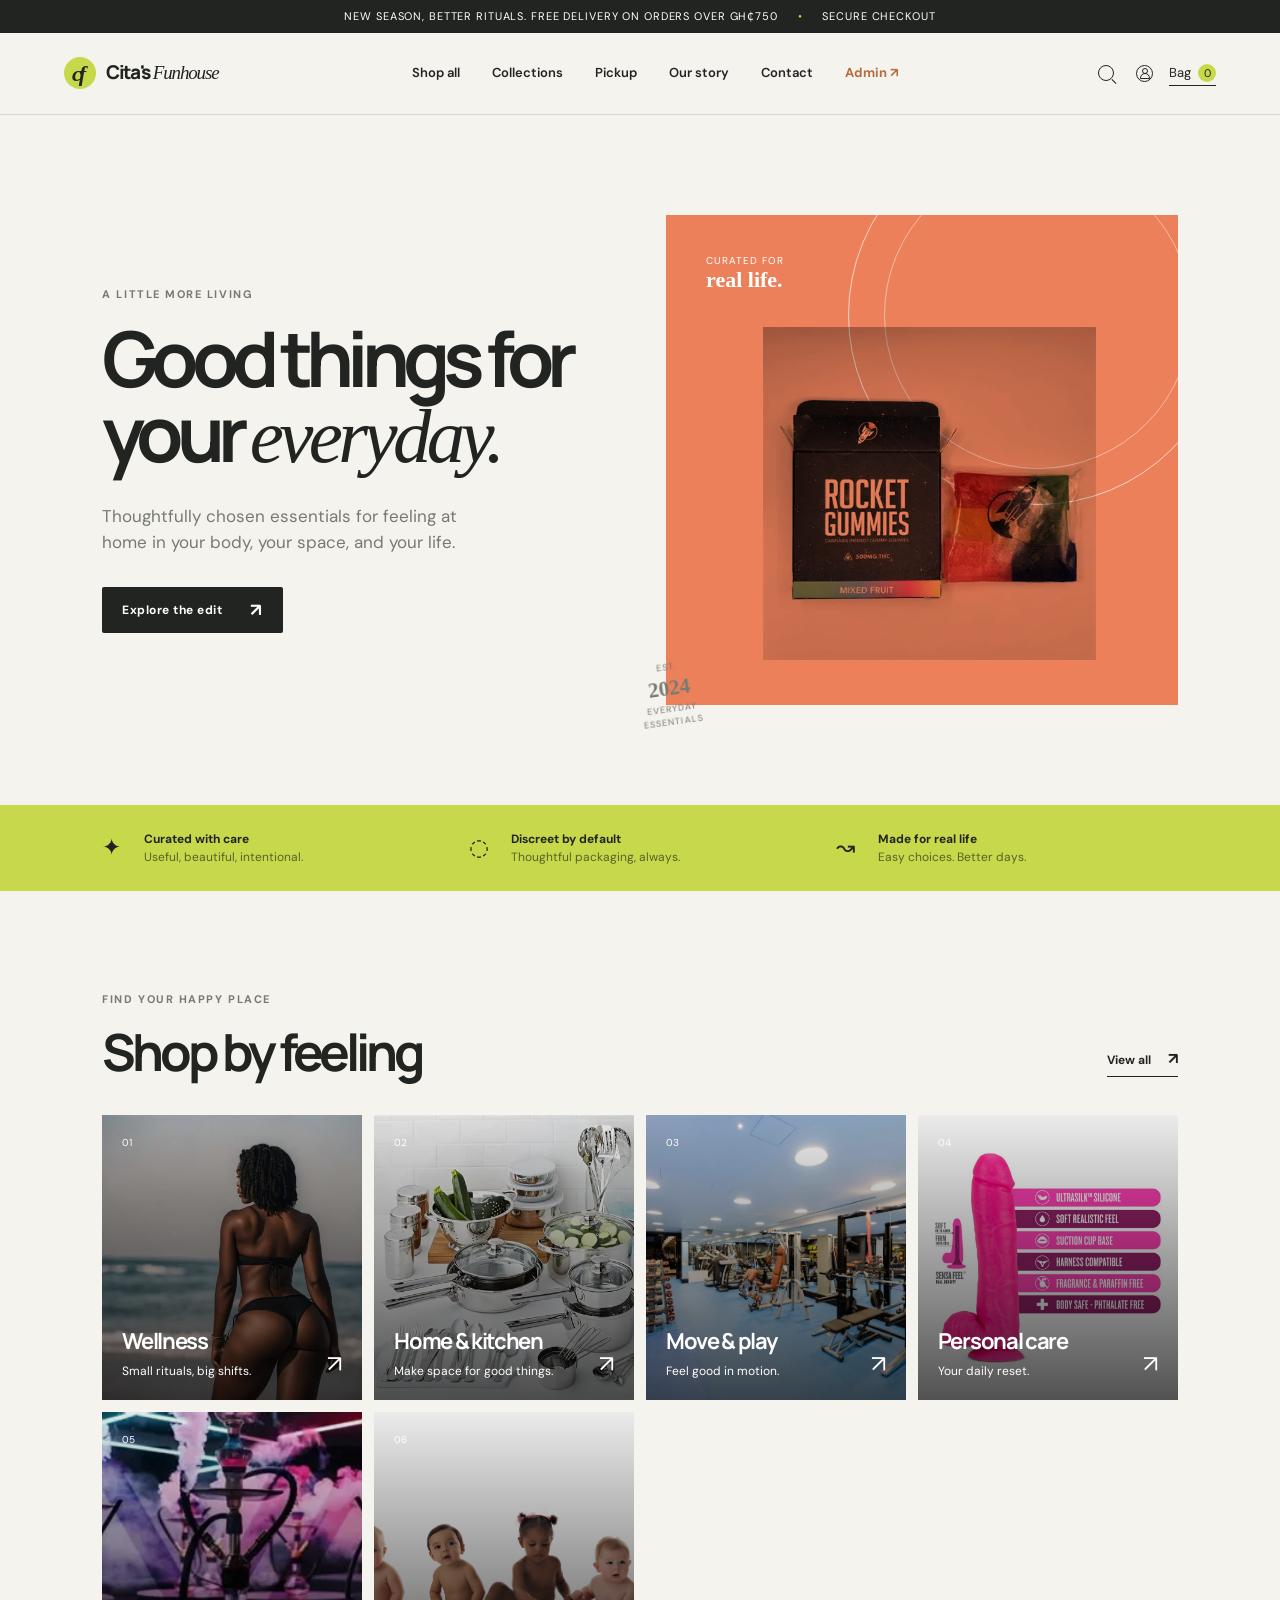
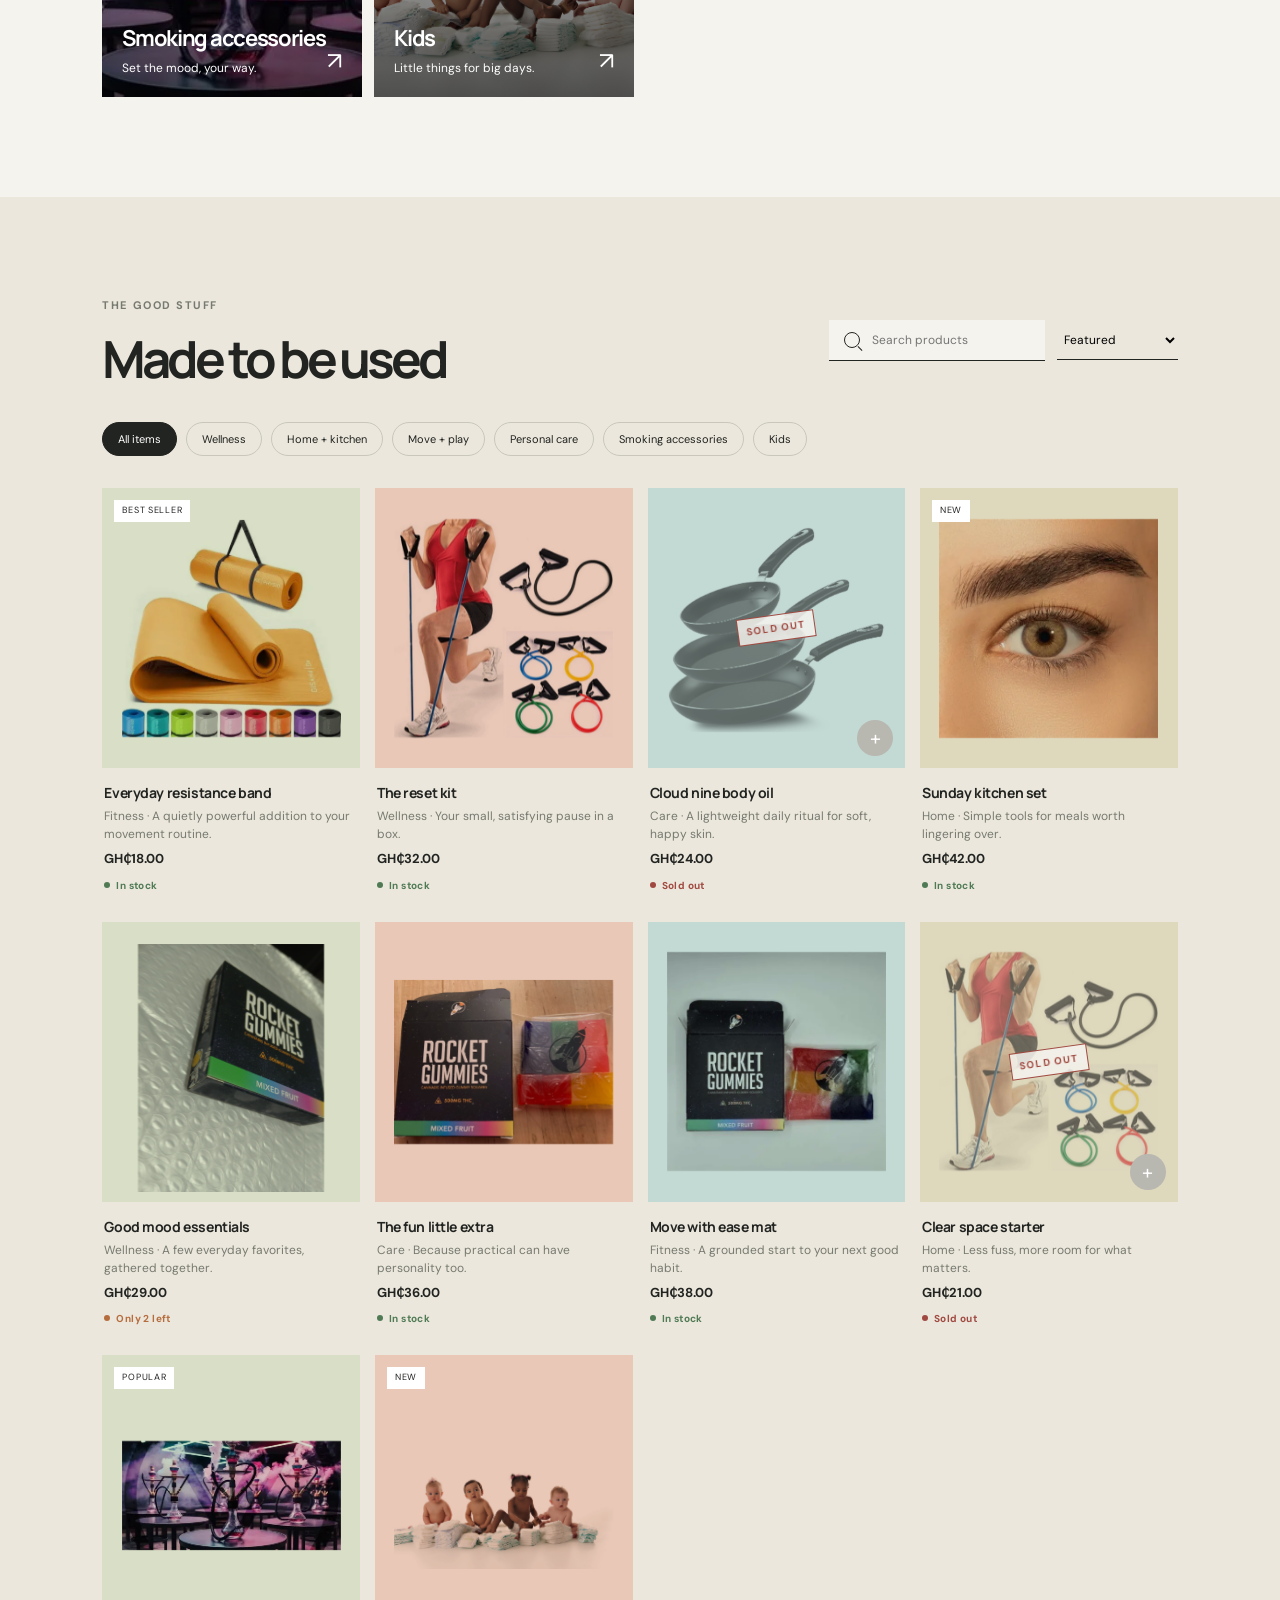
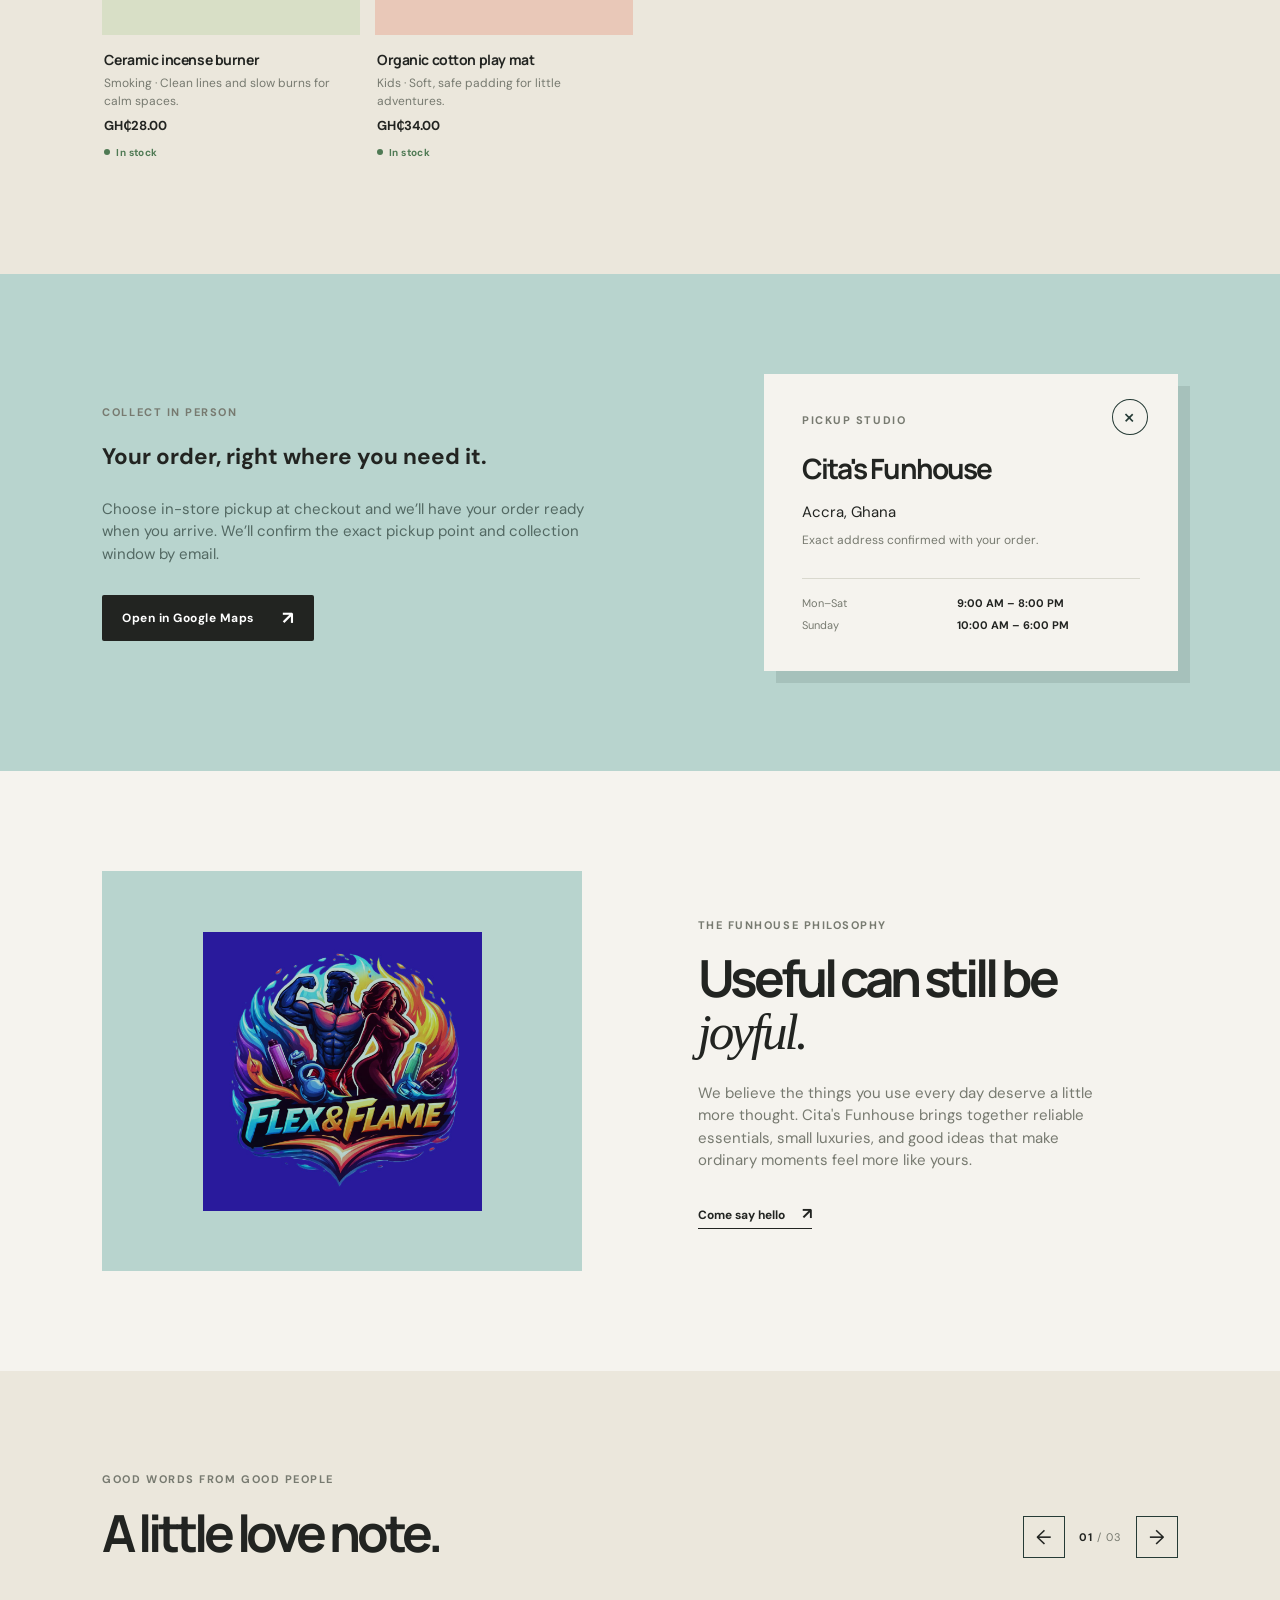
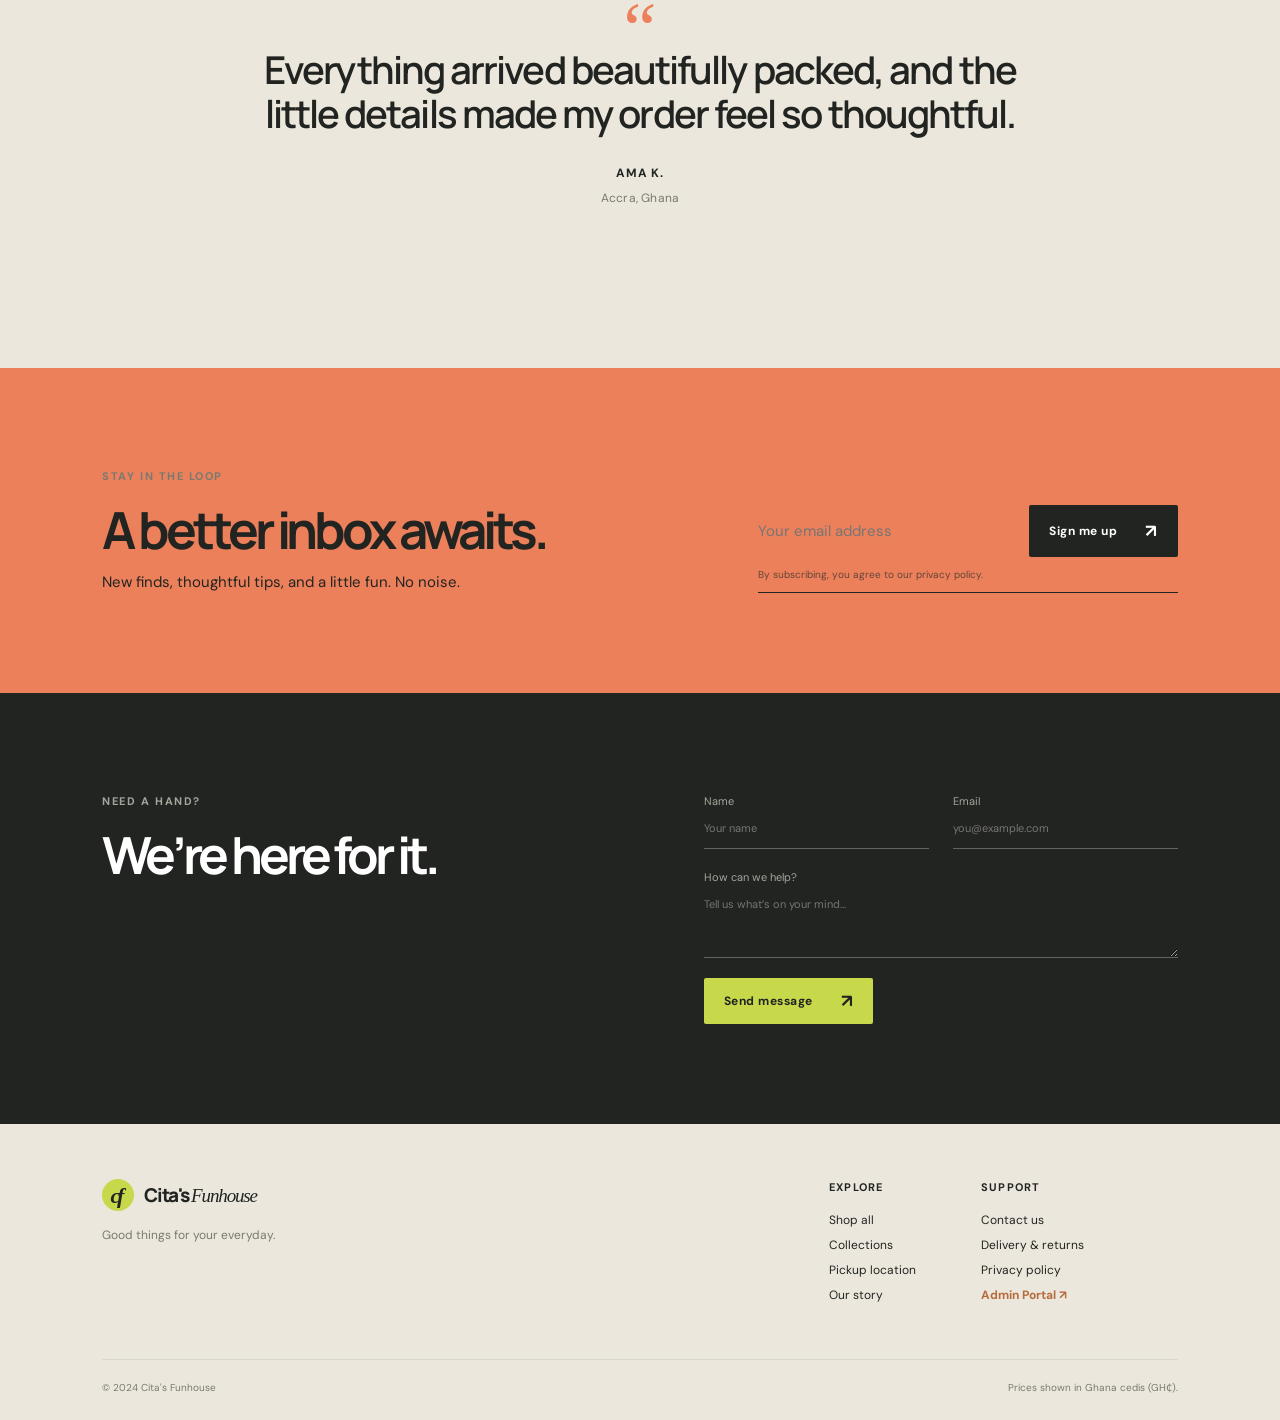
<file: index.html>
<!doctype html>
<html lang="en">
<head>
  <meta charset="utf-8">
  <meta name="viewport" content="width=device-width, initial-scale=1">
  <meta name="description" content="Cita's Funhouse - everyday essentials for a better everyday.">
  <meta name="theme-color" content="#f5f3ee">
  <title>Cita's Funhouse | Feel good, live well</title>
  <link rel="preconnect" href="https://fonts.googleapis.com">
  <link rel="preconnect" href="https://fonts.gstatic.com" crossorigin>
  <link href="https://fonts.googleapis.com/css2?family=DM+Sans:wght@400;500;600;700&family=Manrope:wght@500;600;700;800&display=swap" rel="stylesheet">
  <link rel="stylesheet" href="styles.css">
</head>
<body>
  <div class="announcement"><span>New season, better rituals.</span> Free delivery on orders over GH₵750 <span class="announcement-dot">•</span> Secure checkout</div>
  <header class="site-header">
    <a class="brand" href="#top" aria-label="Cita's Funhouse home"><span class="brand-mark">cf</span><span>Cita's <em>Funhouse</em></span></a>
    <nav class="main-nav" aria-label="Primary navigation"><a href="#shop">Shop all</a><a href="#categories">Collections</a><a href="#pickup">Pickup</a><a href="#our-story">Our story</a><a href="#contact">Contact</a><a href="admin.html" style="font-weight: 700; color: #b66d3e;">Admin ↗</a></nav>
    <div class="header-actions"><button class="icon-button" data-action="focus-search" aria-label="Search products" title="Search"><span class="search-icon"></span></button><a class="icon-button" href="admin.html" aria-label="Admin Portal" title="Admin Portal" style="display:inline-grid;place-items:center;"><span class="user-icon"></span></a><button class="bag-button" data-action="open-cart" aria-label="Open shopping bag">Bag <span id="cart-count">0</span></button><button class="menu-button" data-action="toggle-menu" aria-label="Open menu"><span></span><span></span></button></div>
  </header>
  <main id="top">
    <section class="hero section-pad"><div class="hero-copy reveal"><p class="eyebrow">A little more living</p><h1>Good things for your <i>everyday.</i></h1><p class="hero-intro">Thoughtfully chosen essentials for feeling at home in your body, your space, and your life.</p><a class="button button-dark" href="#shop">Explore the edit <span>↗</span></a></div><div class="hero-art reveal"><div class="sun-shape"></div><div class="hero-note">Curated for<br><strong>real life.</strong></div><img src="assets/images/prod_8_6994c7e9e8696.webp" alt="Featured wellness product"></div><div class="hero-stamp">EST.<br><strong>2024</strong><br>EVERYDAY<br>ESSENTIALS</div></section>
    <section class="trust-bar"><div><span class="trust-icon">✦</span><strong>Curated with care</strong><span>Useful, beautiful, intentional.</span></div><div><span class="trust-icon">◌</span><strong>Discreet by default</strong><span>Thoughtful packaging, always.</span></div><div><span class="trust-icon">↝</span><strong>Made for real life</strong><span>Easy choices. Better days.</span></div></section>
    <section class="categories section-pad" id="categories"><div class="section-heading"><div><p class="eyebrow">Find your happy place</p><h2>Shop by feeling</h2></div><a class="text-link" href="#shop">View all <span>↗</span></a></div><div class="category-grid"><a class="category-card category-one" href="#shop" data-category="Wellness"><img src="assets/images/categories/cat_1771161868_a35ae236.webp" alt="Lifestyle and wellness by the ocean"><span>01</span><div><h3>Wellness</h3><p>Small rituals, big shifts.</p></div><b>↗</b></a><a class="category-card category-two" href="#shop" data-category="Home"><img src="assets/images/categories/cat_1771164356_67b0c821.webp" alt="Cookware and kitchen essentials"><span>02</span><div><h3>Home & kitchen</h3><p>Make space for good things.</p></div><b>↗</b></a><a class="category-card category-three" href="#shop" data-category="Fitness"><img src="assets/images/categories/cat_1771107288_fb8d135f.jpg" alt="Fitness equipment in a modern gym"><span>03</span><div><h3>Move & play</h3><p>Feel good in motion.</p></div><b>↗</b></a><a class="category-card category-four" href="#shop" data-category="Care"><img src="assets/images/categories/cat_1771163759_392e49d5.webp" alt="Personal care product"><span>04</span><div><h3>Personal care</h3><p>Your daily reset.</p></div><b>↗</b></a><a class="category-card category-five" href="#shop" data-category="Smoking"><img src="assets/images/categories/cat_1771162535_e8c710f7.webp" alt="Smoking accessories in a hookah lounge"><span>05</span><div><h3>Smoking accessories</h3><p>Set the mood, your way.</p></div><b>↗</b></a><a class="category-card category-six" href="#shop" data-category="Kids"><img src="assets/images/categories/cat_1771172874_547cf9a8.jpeg" alt="Baby and kids essentials"><span>06</span><div><h3>Kids</h3><p>Little things for big days.</p></div><b>↗</b></a></div></section>
    <section class="shop section-pad" id="shop"><div class="section-heading shop-heading"><div><p class="eyebrow">The good stuff</p><h2>Made to be used</h2></div><div class="shop-tools"><label class="search-box"><span class="search-icon"></span><input id="search-input" type="search" placeholder="Search products" aria-label="Search products"></label><select id="sort-select" aria-label="Sort products"><option value="featured">Featured</option><option value="low">Price: low to high</option><option value="high">Price: high to low</option></select></div></div><div class="filter-row" id="filter-row"><button class="filter active" data-filter="All">All items</button><button class="filter" data-filter="Wellness">Wellness</button><button class="filter" data-filter="Home">Home + kitchen</button><button class="filter" data-filter="Fitness">Move + play</button><button class="filter" data-filter="Care">Personal care</button><button class="filter" data-filter="Smoking">Smoking accessories</button><button class="filter" data-filter="Kids">Kids</button></div><div class="product-grid" id="product-grid"></div><p class="empty-state" id="empty-state" hidden>No products match that search. Try a broader phrase.</p></section>
    <section class="pickup section-pad" id="pickup"><div class="pickup-copy"><p class="eyebrow">Collect in person</p><h2>Your order, right where you need it.</h2><p>Choose in-store pickup at checkout and we’ll have your order ready when you arrive. We’ll confirm the exact pickup point and collection window by email.</p><a class="button button-dark" href="https://www.google.com/maps/search/?api=1&query=Cita%27s+Funhouse+Accra+Ghana" target="_blank" rel="noopener">Open in Google Maps <span>↗</span></a></div><div class="pickup-card"><div class="map-pin">+</div><p class="eyebrow">Pickup studio</p><h3>Cita's Funhouse</h3><p>Accra, Ghana<br><span class="pickup-muted">Exact address confirmed with your order.</span></p><div class="pickup-meta"><span>Mon–Sat</span><strong>9:00 AM – 8:00 PM</strong><span>Sunday</span><strong>10:00 AM – 6:00 PM</strong></div></div></section>
    <section class="story section-pad" id="our-story"><div class="story-image"><img src="assets/images/logo_c730a4d06682.jpg" alt="Cita's Funhouse brand mark"></div><div class="story-copy"><p class="eyebrow">The funhouse philosophy</p><h2>Useful can still be <i>joyful.</i></h2><p>We believe the things you use every day deserve a little more thought. Cita's Funhouse brings together reliable essentials, small luxuries, and good ideas that make ordinary moments feel more like yours.</p><a class="text-link" href="#contact">Come say hello <span>↗</span></a></div></section>
    <section class="reviews section-pad" id="reviews" aria-labelledby="reviews-title"><div class="section-heading"><div><p class="eyebrow">Good words from good people</p><h2 id="reviews-title">A little love note.</h2></div><div class="review-controls"><button class="review-button" data-review-action="previous" aria-label="Show previous review" title="Previous review">←</button><span class="review-count" aria-live="polite"><strong id="review-current">01</strong> / <span id="review-total">03</span></span><button class="review-button" data-review-action="next" aria-label="Show next review" title="Next review">→</button></div></div><div class="review-slider" id="review-slider" tabindex="0"><article class="review-slide is-active" data-review-slide><div class="review-quote" aria-hidden="true">“</div><blockquote>Everything arrived beautifully packed, and the little details made my order feel so thoughtful.</blockquote><p class="review-author">Ama K. <span>Accra, Ghana</span></p></article><article class="review-slide" data-review-slide hidden><div class="review-quote" aria-hidden="true">“</div><blockquote>The reset kit is now part of my Sunday routine. Simple, useful, and exactly what I needed.</blockquote><p class="review-author">Nana B. <span>East Legon, Ghana</span></p></article><article class="review-slide" data-review-slide hidden><div class="review-quote" aria-hidden="true">“</div><blockquote>Fast pickup, discreet packaging, and products that actually make everyday life feel a bit better.</blockquote><p class="review-author">Jo A. <span>Osu, Ghana</span></p></article></div></section>
    <section class="newsletter section-pad" id="contact"><div><p class="eyebrow">Stay in the loop</p><h2>A better inbox awaits.</h2><p>New finds, thoughtful tips, and a little fun. No noise.</p></div><form id="newsletter-form" class="inline-form"><label><span class="sr-only">Email address</span><input type="email" name="email" placeholder="Your email address" required></label><button class="button button-dark" type="submit">Sign me up <span>↗</span></button><small>By subscribing, you agree to our privacy policy.</small></form></section>
    <section class="contact-strip section-pad"><div><p class="eyebrow">Need a hand?</p><h2>We’re here for it.</h2></div><form id="contact-form" class="contact-form"><div class="form-row"><label>Name<input name="name" required placeholder="Your name"></label><label>Email<input type="email" name="email" required placeholder="you@example.com"></label></div><label>How can we help?<textarea name="message" rows="3" required placeholder="Tell us what’s on your mind..."></textarea></label><button class="button button-light" type="submit">Send message <span>↗</span></button></form></section>
  </main>
  <footer class="site-footer"><div class="footer-brand"><a class="brand" href="#top"><span class="brand-mark">cf</span><span>Cita's <em>Funhouse</em></span></a><p>Good things for your everyday.</p></div><div class="footer-links"><div><strong>Explore</strong><a href="#shop">Shop all</a><a href="#categories">Collections</a><a href="#pickup">Pickup location</a><a href="#our-story">Our story</a></div><div><strong>Support</strong><a href="#contact">Contact us</a><a href="#contact">Delivery & returns</a><a href="#contact">Privacy policy</a><a href="admin.html" style="font-weight:700; color:#b66d3e;">Admin Portal ↗</a></div></div><div class="footer-end"><span>© 2024 Cita's Funhouse</span><span>Prices shown in Ghana cedis (GH₵).</span></div></footer>
  <div class="toast" id="toast" role="status" aria-live="polite"></div><div class="modal-backdrop" id="modal-backdrop" hidden><section class="quick-modal" role="dialog" aria-modal="true" aria-labelledby="modal-title"><button class="close-button" data-action="close-modal" aria-label="Close">×</button><div id="modal-content"></div></section></div><aside class="cart-drawer" id="cart-drawer" aria-label="Shopping bag"><div class="drawer-head"><div><p class="eyebrow">Your selection</p><h2>Shopping bag</h2></div><button class="close-button" data-action="close-cart" aria-label="Close shopping bag">×</button></div><div class="cart-items" id="cart-items"></div><div class="cart-footer"><div class="subtotal"><span>Subtotal</span><strong id="cart-total">GH₵0.00</strong></div><p>Shipping calculated at checkout.</p><button class="button button-dark full" data-action="checkout">Print receipt <span>↗</span></button></div></aside><div class="drawer-backdrop" id="drawer-backdrop" hidden></div>
  <div class="receipt-backdrop" id="receipt-backdrop" hidden><section class="receipt-panel" role="dialog" aria-modal="true" aria-labelledby="receipt-title"><div class="receipt-actions"><button class="button button-dark" data-action="print-receipt">Print receipt <span>↗</span></button><button class="close-button" data-action="close-receipt" aria-label="Close receipt">×</button></div><article class="thermal-receipt" id="thermal-receipt"><img class="receipt-logo" src="assets/images/logo_8b9cc80af897.jpg" alt="Cita's Funhouse logo"><h2 id="receipt-title">Cita's Funhouse</h2><p class="receipt-muted">Everyday essentials for good days.</p><p class="receipt-rule">--------------------------------</p><p><strong>ORDER RECEIPT</strong><br><span id="receipt-order-number"></span><br><span id="receipt-date"></span></p><div id="receipt-lines"></div><p class="receipt-rule">--------------------------------</p><div class="receipt-total"><span>TOTAL</span><strong id="receipt-total">GH₵0.00</strong></div><p class="receipt-thanks">Thank you for shopping with us.<br>Pickup available in Accra, Ghana.</p><div class="receipt-watermark" aria-hidden="true"></div></article></section></div>
  <script src="app.js"></script><script src="currency.js"></script><script src="stock.js"></script>
</body>
</html>
</file>
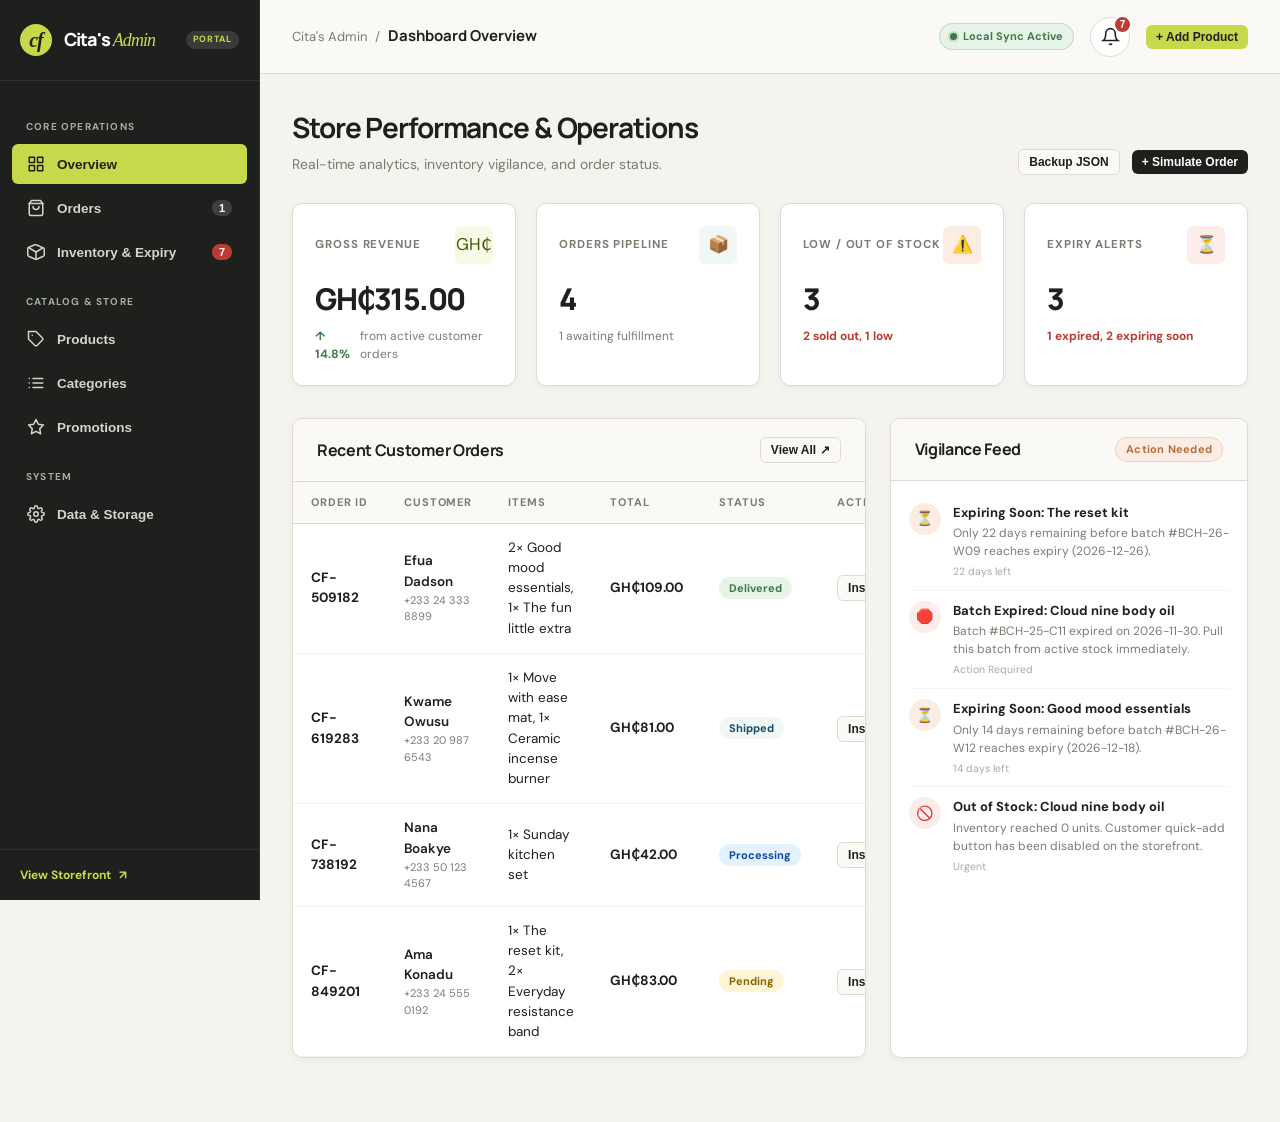
<file: admin.html>
<!doctype html>
<html lang="en">
<head>
  <meta charset="utf-8">
  <meta name="viewport" content="width=device-width, initial-scale=1">
  <meta name="description" content="Cita's Funhouse Admin Dashboard - Inventory, Expiry Tracking, Orders, and Store Management">
  <title>Cita's Funhouse | Admin Portal & Store Manager</title>
  <link rel="preconnect" href="https://fonts.googleapis.com">
  <link rel="preconnect" href="https://fonts.gstatic.com" crossorigin>
  <link href="https://fonts.googleapis.com/css2?family=DM+Sans:ital,wght@0,400;0,500;0,600;0,700;1,400&family=Manrope:wght@500;600;700;800&display=swap" rel="stylesheet">
  <link rel="stylesheet" href="admin.css">
</head>
<body>
  <div class="app-container">
    <!-- Sidebar -->
    <aside class="sidebar" id="sidebar">
      <div class="sidebar-header">
        <a class="brand-link" href="admin.html">
          <span class="brand-mark">cf</span>
          <span>Cita's <em>Admin</em></span>
        </a>
        <span class="portal-badge">PORTAL</span>
      </div>

      <nav class="sidebar-nav">
        <span class="nav-section-title">Core Operations</span>
        <button class="nav-item active" data-view="overview">
          <svg class="nav-icon" viewBox="0 0 24 24"><rect x="3" y="3" width="7" height="7"/><rect x="14" y="3" width="7" height="7"/><rect x="14" y="14" width="7" height="7"/><rect x="3" y="14" width="7" height="7"/></svg>
          <span>Overview</span>
        </button>
        <button class="nav-item" data-view="orders">
          <svg class="nav-icon" viewBox="0 0 24 24"><path d="M6 2 3 6v14a2 2 0 0 0 2 2h14a2 2 0 0 0 2-2V6l-3-4z"/><line x1="3" y1="6" x2="21" y2="6"/><path d="M16 10a4 4 0 0 1-8 0"/></svg>
          <span>Orders</span>
          <span class="badge-count" id="nav-orders-count">0</span>
        </button>
        <button class="nav-item" data-view="inventory">
          <svg class="nav-icon" viewBox="0 0 24 24"><path d="m21.12 6.4-9-4a2 2 0 0 0-1.74 0l-9 4A2 2 0 0 0 1 8.2v7.6a2 2 0 0 0 1.12 1.8l9 4a2 2 0 0 0 1.76 0l9-4A2 2 0 0 0 23 15.8V8.2a2 2 0 0 0-1.88-1.8z"/><polyline points="3.27 6.96 12 12.01 20.73 6.96"/><line x1="12" y1="22.08" x2="12" y2="12"/></svg>
          <span>Inventory & Expiry</span>
          <span class="badge-count urgent" id="nav-alerts-count" hidden>0</span>
        </button>

        <span class="nav-section-title">Catalog & Store</span>
        <button class="nav-item" data-view="products">
          <svg class="nav-icon" viewBox="0 0 24 24"><path d="M20.59 13.41l-7.17 7.17a2 2 0 0 1-2.83 0L2 12V2h10l8.59 8.59a2 2 0 0 1 0 2.82z"/><line x1="7" y1="7" x2="7.01" y2="7"/></svg>
          <span>Products</span>
        </button>
        <button class="nav-item" data-view="categories">
          <svg class="nav-icon" viewBox="0 0 24 24"><line x1="8" y1="6" x2="21" y2="6"/><line x1="8" y1="12" x2="21" y2="12"/><line x1="8" y1="18" x2="21" y2="18"/><line x1="3" y1="6" x2="3.01" y2="6"/><line x1="3" y1="12" x2="3.01" y2="12"/><line x1="3" y1="18" x2="3.01" y2="18"/></svg>
          <span>Categories</span>
        </button>
        <button class="nav-item" data-view="promotions">
          <svg class="nav-icon" viewBox="0 0 24 24"><polygon points="12 2 15.09 8.26 22 9.27 17 14.14 18.18 21.02 12 17.77 5.82 21.02 7 14.14 2 9.27 8.91 8.26 12 2"/></svg>
          <span>Promotions</span>
        </button>

        <span class="nav-section-title">System</span>
        <button class="nav-item" data-view="settings">
          <svg class="nav-icon" viewBox="0 0 24 24"><circle cx="12" cy="12" r="3"/><path d="M19.4 15a1.65 1.65 0 0 0 .33 1.82l.06.06a2 2 0 0 1 0 2.83 2 2 0 0 1-2.83 0l-.06-.06a1.65 1.65 0 0 0-1.82-.33 1.65 1.65 0 0 0-1 1.51V21a2 2 0 0 1-2 2 2 2 0 0 1-2-2v-.09A1.65 1.65 0 0 0 9 19.4a1.65 1.65 0 0 0-1.82.33l-.06.06a2 2 0 0 1-2.83 0 2 2 0 0 1 0-2.83l.06-.06a1.65 1.65 0 0 0 .33-1.82 1.65 1.65 0 0 0-1.51-1H3a2 2 0 0 1-2-2 2 2 0 0 1 2-2h.09A1.65 1.65 0 0 0 4.6 9a1.65 1.65 0 0 0-.33-1.82l-.06-.06a2 2 0 0 1 0-2.83 2 2 0 0 1 2.83 0l.06.06a1.65 1.65 0 0 0 1.82.33H9a1.65 1.65 0 0 0 1-1.51V3a2 2 0 0 1 2-2 2 2 0 0 1 2 2v.09a1.65 1.65 0 0 0 1 1.51 1.65 1.65 0 0 0 1.82-.33l.06-.06a2 2 0 0 1 2.83 0 2 2 0 0 1 0 2.83l-.06.06a1.65 1.65 0 0 0-.33 1.82V9a1.65 1.65 0 0 0 1.51 1H21a2 2 0 0 1 2 2 2 2 0 0 1-2 2h-.09a1.65 1.65 0 0 0-1.51 1z"/></svg>
          <span>Data & Storage</span>
        </button>
      </nav>

      <div class="sidebar-footer">
        <a class="view-store-link" href="index.html" target="_blank" rel="noopener">
          <span>View Storefront</span>
          <span>↗</span>
        </a>
      </div>
    </aside>

    <!-- Main Wrapper -->
    <div class="main-wrapper">
      <!-- Topbar -->
      <header class="topbar">
        <div class="topbar-left">
          <button class="menu-toggle-btn" id="menu-toggle" aria-label="Toggle menu">
            <svg width="22" height="22" viewBox="0 0 24 24" fill="none" stroke="currentColor" stroke-width="2"><line x1="3" y1="12" x2="21" y2="12"/><line x1="3" y1="6" x2="21" y2="6"/><line x1="3" y1="18" x2="21" y2="18"/></svg>
          </button>
          <div class="breadcrumb-area">
            <span>Cita's Admin</span>
            <span>/</span>
            <strong id="topbar-title">Dashboard Overview</strong>
          </div>
        </div>

        <div class="topbar-right">
          <div class="status-pill-live">
            <span class="dot"></span>
            <span>Local Sync Active</span>
          </div>

          <!-- Notification Bell -->
          <div class="notification-wrapper">
            <button class="notification-btn" id="notif-btn" aria-label="Notifications">
              <svg width="19" height="19" viewBox="0 0 24 24" fill="none" stroke="currentColor" stroke-width="2"><path d="M18 8A6 6 0 0 0 6 8c0 7-3 9-3 9h18s-3-2-3-9"/><path d="M13.73 21a2 2 0 0 1-3.46 0"/></svg>
              <span class="notification-badge" id="notif-badge">0</span>
            </button>

            <!-- Dropdown -->
            <div class="notification-dropdown" id="notif-dropdown">
              <div class="dropdown-header">
                <h4>System Alerts (<span id="notif-count-text">0</span>)</h4>
                <button class="clear-btn" id="clear-notifs-btn">Mark All Read</button>
              </div>
              <ul class="notification-list" id="notif-list"></ul>
            </div>
          </div>

          <button class="btn btn-lime btn-sm" id="quick-add-btn">
            <span>+ Add Product</span>
          </button>
        </div>
      </header>

      <!-- Page Content Area -->
      <main class="page-content">
        <!-- 1. OVERVIEW VIEW -->
        <section class="view-section active" id="view-overview">
          <div class="section-header-row">
            <div class="section-title-group">
              <h1>Store Performance & Operations</h1>
              <p>Real-time analytics, inventory vigilance, and order status.</p>
            </div>
            <div class="header-action-group">
              <button class="btn btn-secondary btn-sm" data-action="export-data">Backup JSON</button>
              <button class="btn btn-primary btn-sm" data-action="new-order-demo">+ Simulate Order</button>
            </div>
          </div>

          <!-- KPI Cards -->
          <div class="kpi-grid">
            <div class="kpi-card kpi-revenue">
              <div class="kpi-card-header">
                <span class="kpi-label">Gross Revenue</span>
                <div class="kpi-icon-wrap">GH₵</div>
              </div>
              <h2 class="kpi-value" id="kpi-revenue">GH₵0.00</h2>
              <div class="kpi-subtext">
                <span class="kpi-trend-up">↑ 14.8%</span>
                <span>from active customer orders</span>
              </div>
            </div>

            <div class="kpi-card kpi-orders">
              <div class="kpi-card-header">
                <span class="kpi-label">Orders Pipeline</span>
                <div class="kpi-icon-wrap">📦</div>
              </div>
              <h2 class="kpi-value" id="kpi-orders">0</h2>
              <div class="kpi-subtext">
                <span id="kpi-pending-orders">0 pending fulfillment</span>
              </div>
            </div>

            <div class="kpi-card kpi-stock">
              <div class="kpi-card-header">
                <span class="kpi-label">Low / Out of Stock</span>
                <div class="kpi-icon-wrap">⚠️</div>
              </div>
              <h2 class="kpi-value" id="kpi-stock-alert">0</h2>
              <div class="kpi-subtext">
                <span class="kpi-trend-warn" id="kpi-stock-details">0 sold out</span>
              </div>
            </div>

            <div class="kpi-card kpi-expiry">
              <div class="kpi-card-header">
                <span class="kpi-label">Expiry Alerts</span>
                <div class="kpi-icon-wrap">⏳</div>
              </div>
              <h2 class="kpi-value" id="kpi-expiry-alert">0</h2>
              <div class="kpi-subtext">
                <span class="kpi-trend-warn" id="kpi-expiry-details">0 expired items</span>
              </div>
            </div>
          </div>

          <!-- Split Section: Recent Orders & Priority Alerts -->
          <div class="dashboard-split">
            <!-- Recent Orders -->
            <div class="card">
              <div class="card-header">
                <h3>Recent Customer Orders</h3>
                <button class="btn btn-secondary btn-sm" data-switch-view="orders">View All ↗</button>
              </div>
              <div class="table-container">
                <table class="data-table">
                  <thead>
                    <tr>
                      <th>Order ID</th>
                      <th>Customer</th>
                      <th>Items</th>
                      <th>Total</th>
                      <th>Status</th>
                      <th>Action</th>
                    </tr>
                  </thead>
                  <tbody id="overview-orders-table"></tbody>
                </table>
              </div>
            </div>

            <!-- Priority Alerts / Inventory Watch -->
            <div class="card">
              <div class="card-header">
                <h3>Vigilance Feed</h3>
                <span class="status-pill status-low-stock">Action Needed</span>
              </div>
              <div class="card-body" style="padding: 12px 18px;">
                <ul class="notification-list" id="overview-vigilance-list" style="max-height: 380px;"></ul>
              </div>
            </div>
          </div>
        </section>

        <!-- 2. ORDERS VIEW -->
        <section class="view-section" id="view-orders">
          <div class="section-header-row">
            <div class="section-title-group">
              <h1>Orders Management</h1>
              <p>Track fulfillment status, view order receipts, and process shipments.</p>
            </div>
          </div>

          <div class="filter-bar">
            <div class="search-input-wrap">
              <svg class="search-icon-svg" viewBox="0 0 24 24"><circle cx="11" cy="11" r="8"/><line x1="21" y1="21" x2="16.65" y2="16.65"/></svg>
              <input type="search" id="orders-search" placeholder="Search order #, customer name, email...">
            </div>
            <select class="filter-select" id="orders-status-filter">
              <option value="all">All Statuses</option>
              <option value="pending">Pending</option>
              <option value="processing">Processing</option>
              <option value="shipped">Shipped</option>
              <option value="delivered">Delivered</option>
              <option value="cancelled">Cancelled</option>
            </select>
          </div>

          <div class="card">
            <div class="table-container">
              <table class="data-table">
                <thead>
                  <tr>
                    <th>Order #</th>
                    <th>Date & Time</th>
                    <th>Customer</th>
                    <th>Method</th>
                    <th>Items</th>
                    <th>Total</th>
                    <th>Status</th>
                    <th>Actions</th>
                  </tr>
                </thead>
                <tbody id="orders-table-body"></tbody>
              </table>
            </div>
          </div>
        </section>

        <!-- 3. INVENTORY & EXPIRY VIEW -->
        <section class="view-section" id="view-inventory">
          <div class="section-header-row">
            <div class="section-title-group">
              <h1>Inventory & Expiry Monitoring</h1>
              <p>Track current stock counts, batch numbers, days remaining, and expiry warnings.</p>
            </div>
            <div class="header-action-group">
              <button class="btn btn-primary btn-sm" id="btn-add-inventory-item">+ Add Product</button>
            </div>
          </div>

          <div class="filter-bar">
            <div class="search-input-wrap">
              <svg class="search-icon-svg" viewBox="0 0 24 24"><circle cx="11" cy="11" r="8"/><line x1="21" y1="21" x2="16.65" y2="16.65"/></svg>
              <input type="search" id="inventory-search" placeholder="Filter by product name, SKU, or batch...">
            </div>
            <select class="filter-select" id="inventory-stock-filter">
              <option value="all">All Stock Statuses</option>
              <option value="in-stock">In Stock (>3)</option>
              <option value="low-stock">Low Stock (≤3)</option>
              <option value="sold-out">Sold Out (0)</option>
            </select>
            <select class="filter-select" id="inventory-expiry-filter">
              <option value="all">All Expiry States</option>
              <option value="attention">Needs Attention (Expired or &le;30d)</option>
              <option value="expired">Expired Only</option>
              <option value="expiring-soon">Expiring Soon (&le;30 days)</option>
              <option value="safe">Safe</option>
            </select>
          </div>

          <div class="card">
            <div class="table-container">
              <table class="data-table">
                <thead>
                  <tr>
                    <th>Product</th>
                    <th>SKU</th>
                    <th>Category</th>
                    <th>Stock Qty</th>
                    <th>Stock Status</th>
                    <th>Batch #</th>
                    <th>Expiry Date</th>
                    <th>Urgency & Days Left</th>
                    <th>Quick Restock</th>
                  </tr>
                </thead>
                <tbody id="inventory-table-body"></tbody>
              </table>
            </div>
          </div>
        </section>

        <!-- 4. PRODUCTS VIEW -->
        <section class="view-section" id="view-products">
          <div class="section-header-row">
            <div class="section-title-group">
              <h1>Products Catalog</h1>
              <p>Manage store catalog, prices, descriptions, and storefront badges.</p>
            </div>
            <div class="header-action-group">
              <button class="btn btn-lime" id="btn-add-product">+ Add New Product</button>
            </div>
          </div>

          <div class="filter-bar">
            <div class="search-input-wrap">
              <svg class="search-icon-svg" viewBox="0 0 24 24"><circle cx="11" cy="11" r="8"/><line x1="21" y1="21" x2="16.65" y2="16.65"/></svg>
              <input type="search" id="products-search" placeholder="Search catalog by title, description...">
            </div>
            <select class="filter-select" id="products-category-filter">
              <option value="all">All Categories</option>
            </select>
          </div>

          <div class="card">
            <div class="table-container">
              <table class="data-table">
                <thead>
                  <tr>
                    <th>Product</th>
                    <th>Category</th>
                    <th>Price</th>
                    <th>Stock</th>
                    <th>Badge</th>
                    <th>Expiry Date</th>
                    <th>Actions</th>
                  </tr>
                </thead>
                <tbody id="products-table-body"></tbody>
              </table>
            </div>
          </div>
        </section>

        <!-- 5. CATEGORIES VIEW -->
        <section class="view-section" id="view-categories">
          <div class="section-header-row">
            <div class="section-title-group">
              <h1>Product Categories</h1>
              <p>Organize products into curated collections displayed on the storefront.</p>
            </div>
            <div class="header-action-group">
              <button class="btn btn-lime" id="btn-add-category">+ Add Category</button>
            </div>
          </div>

          <div class="categories-admin-grid" id="categories-grid"></div>
        </section>

        <!-- 6. PROMOTIONS VIEW -->
        <section class="view-section" id="view-promotions">
          <div class="section-header-row">
            <div class="section-title-group">
              <h1>Discounts & Promotions</h1>
              <p>Configure coupon codes, promotional banners, and campaign dates.</p>
            </div>
            <div class="header-action-group">
              <button class="btn btn-lime" id="btn-add-promotion">+ Create Promotion</button>
            </div>
          </div>

          <div class="promos-admin-grid" id="promotions-grid"></div>
        </section>

        <!-- 7. SETTINGS & DATA VIEW -->
        <section class="view-section" id="view-settings">
          <div class="section-header-row">
            <div class="section-title-group">
              <h1>Data Management & System Info</h1>
              <p>Backup store data, import backups, or reset demo database for GitHub Pages testing.</p>
            </div>
          </div>

          <div class="dashboard-split">
            <div class="card">
              <div class="card-header">
                <h3>Store Storage Backup</h3>
              </div>
              <div class="card-body">
                <p>All admin products, categories, inventory, and customer orders are stored locally in your browser (HTML5 LocalStorage) for seamless offline and GitHub Pages compatibility.</p>
                <div style="display: flex; gap: 12px; margin-top: 20px; flex-wrap: wrap;">
                  <button class="btn btn-primary" data-action="export-data">Download JSON Backup</button>
                  <label class="btn btn-secondary" style="cursor: pointer;">
                    Import JSON Backup
                    <input type="file" id="import-json-input" accept=".json" style="display: none;">
                  </label>
                  <button class="btn btn-danger" data-action="reset-demo-data">Reset to Default Demo Data</button>
                </div>
              </div>
            </div>

            <div class="card">
              <div class="card-header">
                <h3>Store Information</h3>
              </div>
              <div class="card-body">
                <p><strong>Brand:</strong> Cita's Funhouse</p>
                <p><strong>Location:</strong> Accra, Ghana</p>
                <p><strong>Currency:</strong> Ghana Cedis (GH₵)</p>
                <p><strong>Pickup Hours:</strong> Mon–Sat: 9AM – 8PM | Sun: 10AM – 6PM</p>
                <p><strong>Hosting Mode:</strong> Client-Side Static (GitHub Pages Ready)</p>
              </div>
            </div>
          </div>
        </section>
      </main>
    </div>
  </div>

  <!-- MODAL: ADD / EDIT PRODUCT -->
  <div class="modal-overlay" id="modal-product">
    <div class="modal-card">
      <div class="modal-header">
        <h3 id="modal-product-title">Add New Product</h3>
        <button class="modal-close" data-close-modal="modal-product">&times;</button>
      </div>
      <form id="form-product">
        <input type="hidden" id="product-id">
        <div class="modal-body">
          <div class="form-grid">
            <div class="form-group full">
              <label for="prod-name">Product Name *</label>
              <input type="text" id="prod-name" required placeholder="e.g. Everyday resistance band">
            </div>

            <div class="form-group">
              <label for="prod-sku">SKU Code *</label>
              <input type="text" id="prod-sku" required placeholder="FIT-001">
            </div>

            <div class="form-group">
              <label for="prod-category">Category *</label>
              <select id="prod-category" required></select>
            </div>

            <div class="form-group">
              <label for="prod-price">Price (GH₵) *</label>
              <input type="number" id="prod-price" min="0" step="0.5" required placeholder="25.00">
            </div>

            <div class="form-group">
              <label for="prod-stock">Stock Quantity *</label>
              <input type="number" id="prod-stock" min="0" step="1" required placeholder="10">
            </div>

            <div class="form-group">
              <label for="prod-batch">Batch Number</label>
              <input type="text" id="prod-batch" placeholder="BCH-2026-08">
            </div>

            <div class="form-group">
              <label for="prod-expiry">Expiry Date</label>
              <input type="date" id="prod-expiry">
            </div>

            <div class="form-group">
              <label for="prod-badge">Badge (Optional)</label>
              <input type="text" id="prod-badge" placeholder="Best seller, New, Popular">
            </div>

            <div class="form-group">
              <label for="prod-image">Image URL / Path</label>
              <input type="text" id="prod-image" placeholder="assets/images/prod_1_1769168283.webp">
            </div>

            <div class="form-group full">
              <label>Image Preview</label>
              <div class="img-preview-box">
                <img id="prod-preview-img" src="assets/images/prod_1_1769168283.webp" alt="Preview">
              </div>
            </div>

            <div class="form-group full">
              <label for="prod-description">Product Description</label>
              <textarea id="prod-description" rows="2" placeholder="Brief summary for storefront cards..."></textarea>
            </div>
          </div>
        </div>
        <div class="modal-footer">
          <button type="button" class="btn btn-secondary" data-close-modal="modal-product">Cancel</button>
          <button type="submit" class="btn btn-primary" id="btn-save-product">Save Product</button>
        </div>
      </form>
    </div>
  </div>

  <!-- MODAL: ORDER DETAILS & FULFILLMENT -->
  <div class="modal-overlay" id="modal-order">
    <div class="modal-card">
      <div class="modal-header">
        <h3 id="modal-order-title">Order Details</h3>
        <button class="modal-close" data-close-modal="modal-order">&times;</button>
      </div>
      <div class="modal-body">
        <div id="modal-order-details-body"></div>
      </div>
      <div class="modal-footer">
        <button type="button" class="btn btn-secondary" id="btn-print-order-invoice">Print Receipt 🖨️</button>
        <button type="button" class="btn btn-primary" id="btn-save-order-status">Update Status</button>
      </div>
    </div>
  </div>

  <!-- MODAL: CATEGORY ADD / EDIT -->
  <div class="modal-overlay" id="modal-category">
    <div class="modal-card">
      <div class="modal-header">
        <h3 id="modal-category-title">Add Category</h3>
        <button class="modal-close" data-close-modal="modal-category">&times;</button>
      </div>
      <form id="form-category">
        <input type="hidden" id="category-id">
        <div class="modal-body">
          <div class="form-group" style="margin-bottom: 14px;">
            <label for="cat-name">Category Name *</label>
            <input type="text" id="cat-name" required placeholder="e.g. Wellness">
          </div>
          <div class="form-group" style="margin-bottom: 14px;">
            <label for="cat-tagline">Tagline / Subtitle</label>
            <input type="text" id="cat-tagline" placeholder="Small rituals, big shifts.">
          </div>
          <div class="form-group" style="margin-bottom: 14px;">
            <label for="cat-image">Image Path</label>
            <input type="text" id="cat-image" placeholder="assets/images/categories/cat_1771161868_a35ae236.webp">
          </div>
        </div>
        <div class="modal-footer">
          <button type="button" class="btn btn-secondary" data-close-modal="modal-category">Cancel</button>
          <button type="submit" class="btn btn-primary">Save Category</button>
        </div>
      </form>
    </div>
  </div>

  <!-- MODAL: PROMOTION ADD / EDIT -->
  <div class="modal-overlay" id="modal-promotion">
    <div class="modal-card">
      <div class="modal-header">
        <h3 id="modal-promotion-title">Create Promotion</h3>
        <button class="modal-close" data-close-modal="modal-promotion">&times;</button>
      </div>
      <form id="form-promotion">
        <input type="hidden" id="promo-id">
        <div class="modal-body">
          <div class="form-grid">
            <div class="form-group full">
              <label for="promo-title">Campaign Title *</label>
              <input type="text" id="promo-title" required placeholder="New Season Rituals">
            </div>
            <div class="form-group">
              <label for="promo-code">Coupon Code *</label>
              <input type="text" id="promo-code" required placeholder="FUNHOUSE15" style="text-transform: uppercase;">
            </div>
            <div class="form-group">
              <label for="promo-discount">Discount % *</label>
              <input type="number" id="promo-discount" min="1" max="90" required placeholder="15">
            </div>
            <div class="form-group">
              <label for="promo-start">Start Date</label>
              <input type="date" id="promo-start">
            </div>
            <div class="form-group">
              <label for="promo-end">End Date</label>
              <input type="date" id="promo-end">
            </div>
            <div class="form-group full">
              <label for="promo-details">Offer Description</label>
              <textarea id="promo-details" rows="2" placeholder="Enjoy 15% off across all wellness picks..."></textarea>
            </div>
            <div class="form-group full">
              <label>
                <input type="checkbox" id="promo-active" checked> Active Promotion
              </label>
            </div>
          </div>
        </div>
        <div class="modal-footer">
          <button type="button" class="btn btn-secondary" data-close-modal="modal-promotion">Cancel</button>
          <button type="submit" class="btn btn-primary">Save Campaign</button>
        </div>
      </form>
    </div>
  </div>

  <!-- MODAL: DELETE CONFIRMATION -->
  <div class="modal-overlay" id="modal-delete">
    <div class="modal-card" style="max-width: 420px;">
      <div class="modal-header">
        <h3>Confirm Deletion</h3>
        <button class="modal-close" data-close-modal="modal-delete">&times;</button>
      </div>
      <div class="modal-body">
        <p id="delete-prompt-text">Are you sure you want to delete this item? This action cannot be undone.</p>
      </div>
      <div class="modal-footer">
        <button type="button" class="btn btn-secondary" data-close-modal="modal-delete">Cancel</button>
        <button type="button" class="btn btn-danger" id="btn-confirm-delete">Delete</button>
      </div>
    </div>
  </div>

  <!-- Toast Notification -->
  <div class="admin-toast" id="admin-toast" role="status" aria-live="polite"></div>

  <script src="admin.js"></script>
</body>
</html>
</file>
<file: styles.css>
:root{--review-ink:#263b36}.reviews{background:var(--cream)}.reviews .section-heading{align-items:end}.review-controls{display:flex;align-items:center;gap:14px}.review-button{width:42px;height:42px;border:1px solid var(--review-ink);background:transparent;font-size:20px;line-height:1;transition:background .2s,color .2s}.review-button:hover,.review-button:focus-visible{background:var(--review-ink);color:var(--cream)}.review-count{font-size:11px;color:var(--muted);letter-spacing:.08em}.review-count strong{color:var(--ink)}.review-slider{position:relative;min-height:265px;margin-top:45px;outline:none}.review-slide{max-width:760px;margin:auto;text-align:center;animation:review-in .45s ease both}.review-slide[hidden]{display:none}.review-quote{font-family:var(--serif);font-size:74px;line-height:.7;color:var(--orange);height:45px}.review-slide blockquote{margin:0 auto 28px;font-family:var(--display);font-size:clamp(25px,3vw,42px);font-weight:600;line-height:1.15;letter-spacing:-.05em}.review-author{margin:0;font-size:12px;font-weight:700;letter-spacing:.08em;text-transform:uppercase}.review-author span{display:block;margin-top:7px;color:var(--muted);font-weight:400;letter-spacing:.02em;text-transform:none}@keyframes review-in{from{opacity:0;transform:translateY(10px)}to{opacity:1;transform:translateY(0)}}@media(max-width:600px){.reviews .section-heading{align-items:start;gap:25px}.review-slider{min-height:300px}.review-slide blockquote{font-size:28px}.review-controls{align-self:flex-end}}@media(prefers-reduced-motion:reduce){.review-slide{animation:none}}
:root{--stock-green:#4f7a54;--stock-orange:#b66d3e;--stock-red:#a04940}.stock-status{display:block;font-size:10px;font-weight:700;letter-spacing:.04em;margin-top:8px}.stock-status:before{content:'';display:inline-block;width:6px;height:6px;border-radius:50%;margin:0 6px 1px 0;background:currentColor}.in-stock{color:var(--stock-green)}.low-stock{color:var(--stock-orange)}.sold-out{color:var(--stock-red)}.quick-add:disabled{background:#b8b7b0;cursor:not-allowed;opacity:1}.product-card:has(.sold-out) .product-image img{opacity:.6}.product-card:has(.sold-out) .product-image:after{content:'SOLD OUT';position:absolute;top:50%;left:50%;transform:translate(-50%,-50%) rotate(-8deg);border:1px solid var(--stock-red);color:var(--stock-red);font-size:10px;font-weight:700;letter-spacing:.12em;padding:5px 8px;background:rgba(245,243,238,.85)}
:root{--pickup-ink:#263b36}.pickup{display:grid;grid-template-columns:1.15fr .85fr;gap:8vw;align-items:center;background:var(--blue)}.pickup-copy{max-width:500px}.pickup-copy>p:not(.eyebrow){color:#536963;margin:24px 0 30px}.pickup-card{background:var(--paper);padding:38px;min-height:280px;position:relative;box-shadow:12px 12px 0 rgba(38,59,54,.12)}.pickup-card h3{font-family:var(--display);font-size:28px;letter-spacing:-.07em;margin:0 0 10px}.pickup-card>p:not(.eyebrow){margin:0 0 25px;line-height:1.8}.pickup-muted{color:var(--muted);font-size:12px}.map-pin{position:absolute;right:30px;top:25px;width:36px;height:36px;border:1px solid var(--pickup-ink);border-radius:50%;display:grid;place-items:center;color:var(--pickup-ink);font-size:23px;transform:rotate(45deg)}.pickup-meta{border-top:1px solid var(--line);padding-top:16px;display:grid;grid-template-columns:1fr 1.3fr;gap:5px 14px;font-size:11px}.pickup-meta span{color:var(--muted)}@media(max-width:800px){.pickup{display:block}.pickup-card{margin-top:35px}}
:root{--category-overlay:linear-gradient(180deg,rgba(0,0,0,.08),rgba(0,0,0,.68))}.category-card{overflow:hidden;color:#fff;background:var(--ink)}.category-card:after{content:'';position:absolute;inset:0;background:var(--category-overlay);z-index:0}.category-card img{position:absolute;inset:0;width:100%;height:100%;object-fit:cover;transition:transform .45s}.category-card:hover img{transform:scale(1.06)}.category-card>span,.category-card div,.category-card b{position:relative;z-index:1}.category-card b{color:#fff}
:root{--thermal-width:80mm}.receipt-backdrop{position:fixed;inset:0;background:rgba(34,36,33,.55);z-index:25;overflow:auto;padding:35px 15px}.receipt-panel{width:min(440px,100%);margin:auto;background:var(--paper);padding:20px}.receipt-actions{display:flex;justify-content:space-between;align-items:center;margin-bottom:18px}.receipt-actions .button{padding:11px 14px}.thermal-receipt{width:var(--thermal-width);max-width:100%;min-height:210mm;margin:auto;background:#fff;color:#111;padding:14px 10px;text-align:center;font-family:'Courier New',monospace;font-size:11px;line-height:1.35;position:relative;overflow:hidden}.receipt-logo{width:42mm;height:24mm;object-fit:contain;filter:grayscale(1) contrast(1.35);mix-blend-mode:multiply;position:relative;z-index:1}.thermal-receipt h2{font-family:var(--display);font-size:16px;letter-spacing:-.06em;margin:0;position:relative;z-index:1}.receipt-muted{font-size:9px;margin:2px 0;position:relative;z-index:1}.receipt-rule{letter-spacing:1px;overflow:hidden;white-space:nowrap;margin:10px 0;position:relative;z-index:1}.thermal-receipt>p:not(.receipt-rule):not(.receipt-thanks){position:relative;z-index:1}.receipt-line{display:flex;justify-content:space-between;gap:8px;text-align:left;position:relative;z-index:1}.receipt-line span:first-child{max-width:47mm;overflow:hidden;text-overflow:ellipsis;white-space:nowrap}.receipt-total{display:flex;justify-content:space-between;font-size:14px;position:relative;z-index:1}.receipt-thanks{font-size:10px;margin-top:35px;position:relative;z-index:1}.receipt-watermark{position:absolute;inset:25% 8% 15%;background:url('assets/images/logo_8b9cc80af897.jpg') center/90% auto no-repeat;filter:grayscale(1) contrast(1.4);opacity:.06;mix-blend-mode:multiply;z-index:0}@media print{body>*{display:none!important}body>.receipt-backdrop{display:block!important;position:static;background:#fff;padding:0}.receipt-panel{width:auto;padding:0}.receipt-actions{display:none}.thermal-receipt{width:80mm;min-height:0;padding:8mm 5mm;color:#000;box-shadow:none}.receipt-watermark{opacity:.1}@page{size:80mm auto;margin:0}}
:root{--menu-panel:none}@media(max-width:800px){.site-header.menu-open .main-nav{display:flex;position:absolute;top:82px;left:0;right:0;background:var(--paper);border-bottom:1px solid var(--line);padding:22px 6vw;gap:22px;flex-direction:column}}
:root{--ink:#222421;--muted:#777a70;--paper:#f5f3ee;--cream:#ebe7dc;--lime:#c7d94b;--orange:#ec805b;--blue:#b8d4ce;--line:#d9d8ce;--serif:Georgia,'Times New Roman',serif;--sans:'DM Sans',sans-serif;--display:'Manrope',sans-serif}*{box-sizing:border-box}html{scroll-behavior:smooth}body{margin:0;color:var(--ink);background:var(--paper);font-family:var(--sans);font-size:15px;line-height:1.5}a{color:inherit;text-decoration:none}button,input,textarea,select{font:inherit}button{cursor:pointer;border:0;color:inherit}.announcement{background:var(--ink);color:#fff;text-align:center;padding:8px;font-size:11px;letter-spacing:.08em;text-transform:uppercase}.announcement-dot{margin:0 16px;color:var(--lime)}.site-header{height:82px;display:flex;align-items:center;justify-content:space-between;padding:0 5vw;border-bottom:1px solid var(--line);background:var(--paper);position:sticky;top:0;z-index:10}.brand{display:flex;align-items:center;gap:10px;font-family:var(--display);font-weight:800;letter-spacing:-.07em;font-size:19px}.brand em{font-family:var(--serif);font-weight:400;letter-spacing:-.06em}.brand-mark{font-family:var(--serif);font-style:italic;font-size:22px;letter-spacing:-.14em;background:var(--lime);width:32px;height:32px;border-radius:50%;display:grid;place-items:center;padding-right:5px}.main-nav{display:flex;gap:32px;font-size:13px;font-weight:600}.main-nav a:hover,.text-link:hover{opacity:.55}.header-actions{display:flex;gap:16px;align-items:center}.icon-button,.bag-button,.menu-button{background:transparent}.bag-button{border-bottom:1px solid var(--ink);padding:3px 0;font-size:13px}.bag-button span{background:var(--lime);border-radius:50%;display:inline-grid;place-items:center;width:18px;height:18px;margin-left:4px;font-size:11px}.search-icon{display:block;width:16px;height:16px;border:1.5px solid currentColor;border-radius:50%;position:relative}.search-icon:after{content:'';width:6px;border-top:1.5px solid;position:absolute;right:-4px;bottom:-2px;transform:rotate(45deg)}.user-icon{display:block;width:17px;height:17px;border:1.5px solid;border-radius:50%;position:relative}.user-icon:after{content:'';position:absolute;width:8px;height:4px;border:1px solid;border-radius:8px 8px 0 0;bottom:2px;left:3px}.user-icon:before{content:'';position:absolute;width:4px;height:4px;border:1px solid;border-radius:50%;top:2px;left:5px}.menu-button{display:none}.section-pad{padding:100px 8vw}.hero{min-height:650px;display:grid;grid-template-columns:1fr 1fr;align-items:center;gap:4vw;position:relative;overflow:hidden}.hero-copy{z-index:1}.eyebrow{font-size:11px;letter-spacing:.14em;text-transform:uppercase;font-weight:700;color:var(--muted);margin:0 0 19px}.hero h1{font-family:var(--display);font-size:clamp(42px,6vw,82px);line-height:.97;letter-spacing:-.09em;max-width:600px;margin:0 0 30px}.hero h1 i,.story h2 i{font-family:var(--serif);font-weight:400;letter-spacing:-.06em}.hero-intro{font-size:17px;color:var(--muted);max-width:370px;margin:0 0 32px}.button{border-radius:2px;padding:14px 20px;display:inline-flex;gap:28px;align-items:center;font-weight:700;font-size:12px;letter-spacing:.04em}.button span{font-size:18px;line-height:0}.button-dark{background:var(--ink);color:#fff}.button-dark:hover{background:#4b4d45}.hero-art{height:490px;background:var(--orange);position:relative;overflow:hidden}.hero-art img{width:65%;height:78%;object-fit:contain;position:absolute;bottom:4%;left:19%;z-index:1;mix-blend-mode:multiply}.sun-shape{width:380px;height:380px;border:1px solid rgba(255,255,255,.65);border-radius:50%;position:absolute;top:-90px;right:-50px}.sun-shape:after{content:'';position:absolute;inset:35px;border:1px solid rgba(255,255,255,.45);border-radius:50%}.hero-note{position:absolute;z-index:2;top:40px;left:40px;color:#fff;text-transform:uppercase;font-size:10px;line-height:1.2;letter-spacing:.1em}.hero-note strong{font-family:var(--serif);font-size:22px;letter-spacing:0;text-transform:none}.hero-stamp{position:absolute;bottom:76px;left:50%;font-size:9px;line-height:1.4;letter-spacing:.12em;text-align:center;transform:rotate(-8deg);color:var(--muted)}.hero-stamp strong{font-family:var(--serif);font-size:21px;letter-spacing:0}.trust-bar{background:var(--lime);display:grid;grid-template-columns:repeat(3,1fr);padding:25px 8vw;gap:25px}.trust-bar>div{display:grid;grid-template-columns:32px auto;column-gap:10px;align-items:center}.trust-icon{grid-row:span 2;font-size:23px}.trust-bar strong,.trust-bar span:last-child{font-size:12px}.trust-bar span:last-child{color:#58602b}.section-heading{display:flex;justify-content:space-between;align-items:end;margin-bottom:38px}.section-heading h2,.newsletter h2,.contact-strip h2,.story h2{font-family:var(--display);font-size:clamp(30px,4vw,52px);line-height:1;letter-spacing:-.08em;margin:0}.text-link{font-weight:700;font-size:12px;border-bottom:1px solid;padding-bottom:5px}.text-link span{font-size:16px;margin-left:14px}.category-grid{display:grid;grid-template-columns:repeat(4,1fr);gap:12px}.category-card{height:285px;padding:20px;display:flex;flex-direction:column;justify-content:space-between;position:relative;transition:transform .3s}.category-card:hover{transform:translateY(-5px)}.category-card>span{font-size:10px}.category-card div{position:relative;z-index:1}.category-card h3{font-family:var(--display);font-size:22px;letter-spacing:-.06em;margin:0}.category-card p{font-size:12px;margin:4px 0 0}.category-card b{position:absolute;bottom:18px;right:20px;font-size:24px;font-weight:400}.category-one{background:var(--orange)}.category-two{background:var(--blue)}.category-three{background:var(--cream)}.category-four{background:#dad8ad}.shop{background:var(--cream)}.shop-heading{align-items:center}.shop-tools{display:flex;gap:12px;align-items:center}.search-box{display:flex;align-items:center;gap:10px;background:var(--paper);padding:10px 15px;border-bottom:1px solid var(--ink)}.search-box input{background:transparent;border:0;outline:0;width:160px;font-size:12px}.shop-tools select{border:0;border-bottom:1px solid var(--ink);background:transparent;padding:10px 3px;font-size:12px}.filter-row{display:flex;gap:9px;margin-bottom:32px;flex-wrap:wrap}.filter{background:transparent;border:1px solid #c9c7bc;border-radius:20px;padding:8px 15px;font-size:11px}.filter.active,.filter:hover{background:var(--ink);color:#fff;border-color:var(--ink)}.product-grid{display:grid;grid-template-columns:repeat(4,1fr);gap:15px}.product-card{min-width:0}.product-image{height:280px;position:relative;display:grid;place-items:center;overflow:hidden}.product-image img{width:85%;height:85%;object-fit:contain;mix-blend-mode:multiply;transition:transform .4s}.product-card:hover .product-image img{transform:scale(1.06)}.product-card:nth-child(4n+1) .product-image{background:#d8dfc6}.product-card:nth-child(4n+2) .product-image{background:#e9c8b8}.product-card:nth-child(4n+3) .product-image{background:#c3d9d4}.product-card:nth-child(4n) .product-image{background:#ded8bd}.quick-add{position:absolute;bottom:12px;right:12px;width:36px;height:36px;border-radius:50%;background:var(--ink);color:#fff;font-size:20px;opacity:0;transition:opacity .2s}.product-card:hover .quick-add{opacity:1}.product-info{padding:14px 2px}.product-info h3{font-family:var(--display);font-size:14px;margin:0;letter-spacing:-.03em}.product-info p{color:var(--muted);font-size:12px;margin:4px 0}.price{font-weight:700;font-size:13px}.badge{position:absolute;top:12px;left:12px;background:#fff;padding:4px 8px;font-size:9px;letter-spacing:.08em;text-transform:uppercase}.empty-state{text-align:center;color:var(--muted);padding:40px}.story{display:grid;grid-template-columns:1fr 1fr;align-items:center;gap:9vw;background:var(--paper)}.story-image{height:400px;background:var(--blue);display:grid;place-items:center;overflow:hidden}.story-image img{width:58%;mix-blend-mode:multiply}.story-copy{max-width:420px}.story-copy p:not(.eyebrow){color:var(--muted);margin:25px 0 30px}.newsletter{background:var(--orange);display:flex;justify-content:space-between;gap:40px;align-items:end}.newsletter p:not(.eyebrow){margin:16px 0 0}.inline-form{display:grid;grid-template-columns:1fr auto;min-width:420px;border-bottom:1px solid var(--ink)}.inline-form input{background:transparent;border:0;outline:0;padding:15px 0}.inline-form small{grid-column:1/-1;font-size:10px;padding:10px 0;color:#634438}.contact-strip{background:var(--ink);color:#fff;display:grid;grid-template-columns:1fr 1fr;gap:10vw}.contact-strip .eyebrow{color:#a4a69d}.contact-form{max-width:500px}.contact-form label{font-size:11px;color:#a4a69d;display:block}.contact-form input,.contact-form textarea{display:block;width:100%;background:transparent;border:0;border-bottom:1px solid #62645d;outline:0;color:#fff;padding:10px 0 12px;margin-bottom:20px;resize:vertical}.form-row{display:grid;grid-template-columns:1fr 1fr;gap:24px}.button-light{background:var(--lime);color:var(--ink)}.site-footer{padding:55px 8vw 25px;background:var(--cream);display:grid;grid-template-columns:2fr 1fr;gap:30px}.footer-brand p{font-size:12px;color:var(--muted);margin-top:15px}.footer-links{display:flex;gap:65px}.footer-links div{display:flex;flex-direction:column;gap:7px;font-size:12px}.footer-links strong{font-size:11px;text-transform:uppercase;letter-spacing:.1em;margin-bottom:8px}.footer-end{grid-column:1/-1;border-top:1px solid var(--line);padding-top:20px;margin-top:25px;display:flex;justify-content:space-between;color:var(--muted);font-size:10px}.toast{position:fixed;bottom:25px;left:50%;transform:translate(-50%,20px);background:var(--ink);color:#fff;padding:13px 20px;font-size:12px;opacity:0;pointer-events:none;transition:.25s;z-index:30}.toast.show{opacity:1;transform:translate(-50%,0)}.cart-drawer{position:fixed;z-index:21;top:0;right:0;width:min(430px,100%);height:100vh;background:var(--paper);padding:35px;transform:translateX(100%);transition:transform .35s;display:flex;flex-direction:column}.cart-drawer.open{transform:translateX(0)}.drawer-backdrop,.modal-backdrop{position:fixed;inset:0;background:rgba(34,36,33,.5);z-index:20}.drawer-head{display:flex;justify-content:space-between;border-bottom:1px solid var(--line);padding-bottom:20px}.drawer-head h2{font-family:var(--display);font-size:30px;letter-spacing:-.07em;margin:0}.close-button{font-size:28px;background:transparent;font-weight:300;align-self:start}.cart-items{flex:1;overflow:auto;padding:20px 0}.cart-item{display:grid;grid-template-columns:70px 1fr auto;gap:12px;align-items:center;border-bottom:1px solid var(--line);padding:12px 0}.cart-item img{width:70px;height:70px;object-fit:contain;background:var(--cream)}.cart-item h3{font-size:12px;margin:0}.cart-item p{font-size:11px;color:var(--muted);margin:3px 0}.qty-controls{display:flex;align-items:center;gap:8px;font-size:11px}.qty-controls button{background:transparent;font-size:16px}.cart-footer{border-top:1px solid var(--line);padding-top:20px}.subtotal{display:flex;justify-content:space-between;font-size:13px}.cart-footer>p{font-size:11px;color:var(--muted)}.full{width:100%;justify-content:space-between}.quick-modal{position:fixed;z-index:22;left:50%;top:50%;transform:translate(-50%,-50%);background:var(--paper);width:min(760px,92vw);padding:30px}.quick-content{display:grid;grid-template-columns:1fr 1fr;gap:35px;align-items:center}.quick-content img{width:100%;height:350px;object-fit:contain;background:var(--cream)}.quick-content h2{font-family:var(--display);font-size:35px;line-height:1;letter-spacing:-.08em;margin:0 0 10px}.quick-content p{color:var(--muted)}.sr-only{position:absolute;width:1px;height:1px;padding:0;margin:-1px;overflow:hidden;clip:rect(0,0,0,0);white-space:nowrap;border:0}.reveal{animation:rise .8s both}@keyframes rise{from{opacity:0;transform:translateY(18px)}to{opacity:1;transform:none}}@media(max-width:800px){.main-nav{display:none}.menu-button{display:flex;flex-direction:column;gap:4px}.menu-button span{width:20px;border-top:1px solid}.header-actions{gap:14px}.hero{grid-template-columns:1fr;padding-top:65px;min-height:auto}.hero-art{height:400px}.hero-stamp{left:auto;right:12%;bottom:35px}.trust-bar{grid-template-columns:1fr;gap:15px}.section-pad{padding:70px 6vw}.category-grid{grid-template-columns:1fr 1fr}.category-card{height:220px}.section-heading{align-items:start;gap:20px;flex-direction:column}.shop-heading{flex-direction:column}.shop-tools{width:100%}.search-box{flex:1}.product-grid{grid-template-columns:1fr 1fr;gap:25px 12px}.product-image{height:210px}.newsletter,.contact-strip{display:block}.inline-form{min-width:0;margin-top:35px}.contact-form{margin-top:35px}.story{grid-template-columns:1fr;gap:35px}.story-image{height:260px}.site-footer{grid-template-columns:1fr}.footer-end{grid-column:auto}.quick-content{grid-template-columns:1fr;gap:18px}.quick-content img{height:220px}.quick-modal{padding:22px}.quick-content h2{font-size:28px}}@media(max-width:430px){.brand{font-size:16px}.user-icon{display:none}.category-grid{grid-template-columns:1fr}.product-grid{grid-template-columns:1fr 1fr}.product-image{height:170px}.shop-tools{display:grid;grid-template-columns:1fr}.footer-links{gap:35px}.form-row{grid-template-columns:1fr;gap:0}}
</file>
<file: admin.css>
:root {
  --ink: #1e201d;
  --ink-soft: #2d302c;
  --ink-card: #262925;
  --muted: #787d72;
  --muted-light: #a6aba0;
  --paper: #f5f3ee;
  --cream: #ebe7dc;
  --cream-light: #faf9f6;
  --lime: #c7d94b;
  --lime-soft: rgba(199, 217, 75, 0.15);
  --orange: #ec805b;
  --orange-soft: rgba(236, 128, 91, 0.14);
  --blue: #b8d4ce;
  --blue-soft: rgba(184, 212, 206, 0.2);
  --line: #dedbd0;
  --line-dark: #373b35;
  --stock-green: #3d7a46;
  --stock-green-bg: #e6f3e7;
  --stock-orange: #b66d3e;
  --stock-orange-bg: #fbede3;
  --stock-red: #bb3c32;
  --stock-red-bg: #fcedeb;
  --shadow-sm: 0 2px 6px rgba(0,0,0,0.04);
  --shadow-md: 0 8px 24px rgba(0,0,0,0.06);
  --shadow-lg: 0 16px 36px rgba(0,0,0,0.12);
  --radius-sm: 6px;
  --radius-md: 10px;
  --radius-lg: 14px;
  --sans: 'DM Sans', -apple-system, BlinkMacSystemFont, 'Segoe UI', Roboto, sans-serif;
  --display: 'Manrope', -apple-system, BlinkMacSystemFont, 'Segoe UI', Roboto, sans-serif;
  --serif: Georgia, serif;
}

*, *::before, *::after {
  box-sizing: border-box;
}

body {
  margin: 0;
  background-color: var(--paper);
  color: var(--ink);
  font-family: var(--sans);
  font-size: 14px;
  line-height: 1.5;
  min-height: 100vh;
  display: flex;
  overflow-x: hidden;
}

/* Layout */
.app-container {
  display: flex;
  width: 100%;
  min-height: 100vh;
}

/* Sidebar */
.sidebar {
  width: 260px;
  background-color: var(--ink);
  color: #fff;
  display: flex;
  flex-direction: column;
  flex-shrink: 0;
  border-right: 1px solid var(--ink-soft);
  position: sticky;
  top: 0;
  height: 100vh;
  z-index: 40;
  transition: transform 0.3s cubic-bezier(0.16, 1, 0.3, 1);
}

.sidebar-header {
  padding: 24px 20px;
  display: flex;
  align-items: center;
  justify-content: space-between;
  border-bottom: 1px solid rgba(255,255,255,0.08);
}

.brand-link {
  display: flex;
  align-items: center;
  gap: 12px;
  color: #fff;
  text-decoration: none;
  font-family: var(--display);
  font-weight: 800;
  font-size: 18px;
  letter-spacing: -0.05em;
}

.brand-link em {
  font-family: var(--serif);
  font-weight: 400;
  font-style: italic;
  color: var(--lime);
}

.brand-mark {
  background: var(--lime);
  color: var(--ink);
  width: 32px;
  height: 32px;
  border-radius: 50%;
  display: grid;
  place-items: center;
  font-family: var(--serif);
  font-style: italic;
  font-size: 20px;
  font-weight: 700;
}

.portal-badge {
  display: inline-block;
  font-size: 9px;
  text-transform: uppercase;
  letter-spacing: 0.1em;
  padding: 2px 7px;
  border-radius: 20px;
  background: rgba(255,255,255,0.12);
  color: var(--lime);
  font-weight: 700;
}

.sidebar-nav {
  padding: 20px 12px;
  flex: 1;
  overflow-y: auto;
  display: flex;
  flex-direction: column;
  gap: 4px;
}

.nav-section-title {
  font-size: 10px;
  font-weight: 700;
  text-transform: uppercase;
  letter-spacing: 0.12em;
  color: var(--muted-light);
  padding: 12px 14px 6px;
  margin-top: 6px;
}

.nav-item {
  display: flex;
  align-items: center;
  gap: 12px;
  padding: 10px 14px;
  color: #d1d5cc;
  text-decoration: none;
  border-radius: var(--radius-sm);
  font-weight: 600;
  font-size: 13.5px;
  transition: all 0.2s ease;
  border: 1px solid transparent;
  cursor: pointer;
  background: transparent;
  width: 100%;
  text-align: left;
}

.nav-item:hover {
  background: rgba(255,255,255,0.06);
  color: #fff;
}

.nav-item.active {
  background: var(--lime);
  color: var(--ink);
  font-weight: 700;
}

.nav-item.active .nav-icon {
  stroke: var(--ink);
}

.nav-item .badge-count {
  margin-left: auto;
  font-size: 11px;
  padding: 2px 7px;
  border-radius: 10px;
  background: rgba(255,255,255,0.15);
  color: #fff;
}

.nav-item.active .badge-count {
  background: var(--ink);
  color: #fff;
}

.nav-item .badge-count.urgent {
  background: var(--stock-red);
  color: #fff;
}

.nav-icon {
  width: 18px;
  height: 18px;
  stroke: currentColor;
  stroke-width: 2;
  stroke-linecap: round;
  stroke-linejoin: round;
  fill: none;
  flex-shrink: 0;
}

.sidebar-footer {
  padding: 16px 20px;
  border-top: 1px solid rgba(255,255,255,0.08);
  display: flex;
  align-items: center;
  justify-content: space-between;
}

.view-store-link {
  display: flex;
  align-items: center;
  gap: 8px;
  color: var(--lime);
  font-size: 12px;
  font-weight: 700;
  text-decoration: none;
  transition: opacity 0.2s;
}

.view-store-link:hover {
  opacity: 0.8;
}

/* Main Content Area */
.main-wrapper {
  flex: 1;
  display: flex;
  flex-direction: column;
  min-width: 0;
  background: var(--paper);
}

/* Top Bar */
.topbar {
  height: 74px;
  background: var(--cream-light);
  border-bottom: 1px solid var(--line);
  display: flex;
  align-items: center;
  justify-content: space-between;
  padding: 0 32px;
  position: sticky;
  top: 0;
  z-index: 30;
}

.topbar-left {
  display: flex;
  align-items: center;
  gap: 18px;
}

.menu-toggle-btn {
  display: none;
  background: transparent;
  border: 0;
  color: var(--ink);
  padding: 6px;
  cursor: pointer;
}

.breadcrumb-area {
  display: flex;
  align-items: center;
  gap: 8px;
  font-size: 13px;
  color: var(--muted);
}

.breadcrumb-area strong {
  color: var(--ink);
  font-size: 15px;
  font-family: var(--display);
}

.topbar-right {
  display: flex;
  align-items: center;
  gap: 16px;
}

.status-pill-live {
  display: flex;
  align-items: center;
  gap: 6px;
  padding: 4px 10px;
  background: var(--stock-green-bg);
  border: 1px solid rgba(61, 122, 70, 0.2);
  color: var(--stock-green);
  border-radius: 20px;
  font-size: 11px;
  font-weight: 700;
}

.status-pill-live .dot {
  width: 7px;
  height: 7px;
  border-radius: 50%;
  background: var(--stock-green);
  box-shadow: 0 0 0 2px rgba(61, 122, 70, 0.2);
  animation: pulse-dot 2s infinite;
}

@keyframes pulse-dot {
  0% { transform: scale(0.95); box-shadow: 0 0 0 0 rgba(61,122,70,0.5); }
  70% { transform: scale(1); box-shadow: 0 0 0 6px rgba(61,122,70,0); }
  100% { transform: scale(0.95); box-shadow: 0 0 0 0 rgba(61,122,70,0); }
}

/* Notification Bell */
.notification-wrapper {
  position: relative;
}

.notification-btn {
  width: 40px;
  height: 40px;
  border-radius: 50%;
  border: 1px solid var(--line);
  background: #fff;
  display: grid;
  place-items: center;
  cursor: pointer;
  position: relative;
  transition: all 0.2s;
  color: var(--ink);
}

.notification-btn:hover {
  border-color: var(--ink);
  background: var(--paper);
}

.notification-badge {
  position: absolute;
  top: -3px;
  right: -3px;
  background: var(--stock-red);
  color: #fff;
  font-size: 10px;
  font-weight: 800;
  width: 19px;
  height: 19px;
  border-radius: 50%;
  display: grid;
  place-items: center;
  border: 2px solid #fff;
}

/* Notification Dropdown */
.notification-dropdown {
  position: absolute;
  right: 0;
  top: 50px;
  width: 380px;
  background: #fff;
  border-radius: var(--radius-md);
  box-shadow: var(--shadow-lg);
  border: 1px solid var(--line);
  z-index: 50;
  display: none;
  flex-direction: column;
  max-height: 520px;
}

.notification-dropdown.active {
  display: flex;
  animation: slide-drop 0.2s cubic-bezier(0.16, 1, 0.3, 1);
}

@keyframes slide-drop {
  from { opacity: 0; transform: translateY(-8px); }
  to { opacity: 1; transform: translateY(0); }
}

.dropdown-header {
  padding: 16px 20px;
  border-bottom: 1px solid var(--line);
  display: flex;
  justify-content: space-between;
  align-items: center;
}

.dropdown-header h4 {
  margin: 0;
  font-family: var(--display);
  font-size: 15px;
}

.clear-btn {
  background: transparent;
  border: 0;
  color: var(--muted);
  font-size: 11px;
  font-weight: 600;
  cursor: pointer;
  padding: 4px 6px;
}

.clear-btn:hover {
  color: var(--ink);
  text-decoration: underline;
}

.notification-list {
  padding: 0;
  margin: 0;
  list-style: none;
  overflow-y: auto;
  max-height: 380px;
}

.notification-item {
  padding: 14px 20px;
  border-bottom: 1px solid rgba(0,0,0,0.04);
  display: flex;
  gap: 12px;
  align-items: flex-start;
  transition: background 0.15s;
}

.notification-item:hover {
  background: var(--cream-light);
}

.notif-icon {
  width: 32px;
  height: 32px;
  border-radius: 50%;
  display: grid;
  place-items: center;
  flex-shrink: 0;
  font-size: 14px;
}

.notif-critical {
  background: var(--stock-red-bg);
  color: var(--stock-red);
}

.notif-warning {
  background: var(--stock-orange-bg);
  color: var(--stock-orange);
}

.notif-info {
  background: var(--blue-soft);
  color: #2b6155;
}

.notif-body {
  flex: 1;
}

.notif-body strong {
  display: block;
  font-size: 13px;
  margin-bottom: 2px;
  color: var(--ink);
}

.notif-body p {
  margin: 0;
  font-size: 12px;
  color: var(--muted);
}

.notif-time {
  font-size: 10.5px;
  color: var(--muted-light);
  margin-top: 4px;
  display: block;
}

.notification-empty {
  padding: 40px 20px;
  text-align: center;
  color: var(--muted);
  font-size: 13px;
}

/* Page Body */
.page-content {
  padding: 32px;
  flex: 1;
  max-width: 1400px;
  width: 100%;
  margin: 0 auto;
}

/* View Sections */
.view-section {
  display: none;
}

.view-section.active {
  display: block;
  animation: fadeIn 0.25s ease;
}

@keyframes fadeIn {
  from { opacity: 0; transform: translateY(4px); }
  to { opacity: 1; transform: translateY(0); }
}

.section-header-row {
  display: flex;
  justify-content: space-between;
  align-items: flex-end;
  margin-bottom: 28px;
  flex-wrap: wrap;
  gap: 16px;
}

.section-title-group h1 {
  font-family: var(--display);
  font-size: 28px;
  letter-spacing: -0.04em;
  margin: 0 0 6px 0;
  color: var(--ink);
}

.section-title-group p {
  margin: 0;
  color: var(--muted);
  font-size: 14px;
}

.header-action-group {
  display: flex;
  gap: 12px;
  align-items: center;
}

/* KPI Card Grid */
.kpi-grid {
  display: grid;
  grid-template-columns: repeat(4, 1fr);
  gap: 20px;
  margin-bottom: 32px;
}

.kpi-card {
  background: #fff;
  border: 1px solid var(--line);
  border-radius: var(--radius-md);
  padding: 22px;
  position: relative;
  overflow: hidden;
  box-shadow: var(--shadow-sm);
  transition: transform 0.2s, box-shadow 0.2s;
}

.kpi-card:hover {
  transform: translateY(-2px);
  box-shadow: var(--shadow-md);
}

.kpi-card-header {
  display: flex;
  justify-content: space-between;
  align-items: center;
  margin-bottom: 12px;
}

.kpi-label {
  font-size: 11.5px;
  font-weight: 700;
  text-transform: uppercase;
  letter-spacing: 0.08em;
  color: var(--muted);
}

.kpi-icon-wrap {
  width: 38px;
  height: 38px;
  border-radius: var(--radius-sm);
  display: grid;
  place-items: center;
  font-size: 17px;
}

.kpi-revenue .kpi-icon-wrap { background: var(--lime-soft); color: #435b0b; }
.kpi-orders .kpi-icon-wrap { background: var(--blue-soft); color: #1e5a4d; }
.kpi-stock .kpi-icon-wrap { background: var(--stock-orange-bg); color: var(--stock-orange); }
.kpi-expiry .kpi-icon-wrap { background: var(--stock-red-bg); color: var(--stock-red); }

.kpi-value {
  font-family: var(--display);
  font-size: 30px;
  font-weight: 800;
  letter-spacing: -0.05em;
  margin: 0 0 6px 0;
  color: var(--ink);
}

.kpi-subtext {
  font-size: 12px;
  color: var(--muted);
  display: flex;
  align-items: center;
  gap: 5px;
}

.kpi-trend-up {
  color: var(--stock-green);
  font-weight: 700;
}

.kpi-trend-warn {
  color: var(--stock-red);
  font-weight: 700;
}

/* Dashboard 2-column split */
.dashboard-split {
  display: grid;
  grid-template-columns: 1.6fr 1fr;
  gap: 24px;
  margin-bottom: 32px;
}

.card {
  background: #fff;
  border: 1px solid var(--line);
  border-radius: var(--radius-md);
  box-shadow: var(--shadow-sm);
  overflow: hidden;
}

.card-header {
  padding: 18px 24px;
  border-bottom: 1px solid var(--line);
  display: flex;
  justify-content: space-between;
  align-items: center;
  background: var(--cream-light);
}

.card-header h3 {
  margin: 0;
  font-family: var(--display);
  font-size: 16px;
  letter-spacing: -0.02em;
  color: var(--ink);
}

.card-body {
  padding: 24px;
}

/* Data Tables */
.table-container {
  overflow-x: auto;
  width: 100%;
}

.data-table {
  width: 100%;
  border-collapse: collapse;
  text-align: left;
  font-size: 13.5px;
}

.data-table th {
  padding: 12px 18px;
  background: var(--cream-light);
  color: var(--muted);
  font-weight: 700;
  font-size: 11px;
  text-transform: uppercase;
  letter-spacing: 0.08em;
  border-bottom: 1px solid var(--line);
  white-space: nowrap;
}

.data-table td {
  padding: 14px 18px;
  border-bottom: 1px solid rgba(0,0,0,0.05);
  vertical-align: middle;
}

.data-table tbody tr:hover {
  background: rgba(0,0,0,0.015);
}

/* Table Item Cell */
.product-cell {
  display: flex;
  align-items: center;
  gap: 14px;
}

.cell-thumb {
  width: 44px;
  height: 44px;
  border-radius: var(--radius-sm);
  object-fit: contain;
  background: var(--cream);
  border: 1px solid var(--line);
  padding: 2px;
  flex-shrink: 0;
}

.cell-info strong {
  display: block;
  font-family: var(--display);
  font-size: 13.5px;
  color: var(--ink);
}

.cell-info span {
  font-size: 11.5px;
  color: var(--muted);
}

/* Badges & Status Pills */
.status-pill {
  display: inline-flex;
  align-items: center;
  gap: 5px;
  padding: 3px 10px;
  border-radius: 20px;
  font-size: 11px;
  font-weight: 700;
  letter-spacing: 0.02em;
  white-space: nowrap;
}

.status-in-stock {
  background: var(--stock-green-bg);
  color: var(--stock-green);
  border: 1px solid rgba(61,122,70,0.2);
}

.status-low-stock {
  background: var(--stock-orange-bg);
  color: var(--stock-orange);
  border: 1px solid rgba(182,109,62,0.2);
}

.status-sold-out {
  background: var(--stock-red-bg);
  color: var(--stock-red);
  border: 1px solid rgba(187,60,50,0.2);
}

/* Expiry urgency badges */
.expiry-pill {
  display: inline-flex;
  align-items: center;
  gap: 5px;
  padding: 4px 9px;
  border-radius: 6px;
  font-size: 11.5px;
  font-weight: 700;
}

.expiry-safe {
  background: var(--stock-green-bg);
  color: var(--stock-green);
}

.expiry-warning {
  background: var(--stock-orange-bg);
  color: var(--stock-orange);
  border: 1px solid rgba(182,109,62,0.3);
}

.expiry-expired {
  background: var(--stock-red-bg);
  color: var(--stock-red);
  border: 1px solid rgba(187,60,50,0.3);
  animation: pulse-danger 2s infinite;
}

@keyframes pulse-danger {
  0% { box-shadow: 0 0 0 0 rgba(187,60,50,0.4); }
  70% { box-shadow: 0 0 0 4px rgba(187,60,50,0); }
  100% { box-shadow: 0 0 0 0 rgba(187,60,50,0); }
}

/* Order Status Pills */
.order-pill {
  padding: 4px 10px;
  border-radius: 20px;
  font-size: 11px;
  font-weight: 700;
  text-transform: capitalize;
}

.order-pending { background: #fff5d6; color: #856404; }
.order-processing { background: #e3f2fd; color: #0d47a1; }
.order-shipped { background: var(--blue-soft); color: #164e63; }
.order-delivered { background: var(--stock-green-bg); color: var(--stock-green); }
.order-cancelled { background: #f5f5f5; color: #616161; }

/* Filter & Search Bar */
.filter-bar {
  display: flex;
  gap: 12px;
  align-items: center;
  flex-wrap: wrap;
  margin-bottom: 20px;
  background: #fff;
  padding: 14px 18px;
  border-radius: var(--radius-md);
  border: 1px solid var(--line);
}

.search-input-wrap {
  position: relative;
  flex: 1;
  min-width: 220px;
}

.search-input-wrap input {
  width: 100%;
  padding: 9px 12px 9px 34px;
  border: 1px solid var(--line);
  border-radius: var(--radius-sm);
  background: var(--cream-light);
  font-size: 13px;
  outline: none;
  transition: border-color 0.2s;
}

.search-input-wrap input:focus {
  border-color: var(--ink);
  background: #fff;
}

.search-icon-svg {
  position: absolute;
  left: 10px;
  top: 50%;
  transform: translateY(-50%);
  width: 15px;
  height: 15px;
  stroke: var(--muted);
  fill: none;
}

.filter-select {
  padding: 9px 14px;
  border: 1px solid var(--line);
  border-radius: var(--radius-sm);
  background: var(--cream-light);
  font-size: 13px;
  outline: none;
  cursor: pointer;
}

.filter-select:focus {
  border-color: var(--ink);
}

/* Action Buttons */
.btn {
  display: inline-flex;
  align-items: center;
  gap: 8px;
  padding: 9px 16px;
  border-radius: var(--radius-sm);
  font-size: 13px;
  font-weight: 700;
  cursor: pointer;
  border: 0;
  transition: all 0.2s;
  text-decoration: none;
  white-space: nowrap;
}

.btn-primary {
  background: var(--ink);
  color: #fff;
}

.btn-primary:hover {
  background: var(--ink-soft);
}

.btn-lime {
  background: var(--lime);
  color: var(--ink);
}

.btn-lime:hover {
  background: #b6c73f;
}

.btn-secondary {
  background: var(--cream-light);
  color: var(--ink);
  border: 1px solid var(--line);
}

.btn-secondary:hover {
  background: #e2ded3;
}

.btn-danger {
  background: var(--stock-red-bg);
  color: var(--stock-red);
  border: 1px solid rgba(187,60,50,0.2);
}

.btn-danger:hover {
  background: #f7dcd9;
}

.btn-sm {
  padding: 5px 10px;
  font-size: 12px;
}

.btn-icon {
  width: 32px;
  height: 32px;
  padding: 0;
  display: grid;
  place-items: center;
  border-radius: var(--radius-sm);
  border: 1px solid var(--line);
  background: #fff;
  color: var(--ink);
}

.btn-icon:hover {
  background: var(--cream-light);
  border-color: var(--ink);
}

/* Modals */
.modal-overlay {
  position: fixed;
  inset: 0;
  background: rgba(30, 32, 29, 0.6);
  backdrop-filter: blur(3px);
  z-index: 100;
  display: none;
  place-items: center;
  padding: 20px;
  overflow-y: auto;
}

.modal-overlay.active {
  display: grid;
  animation: fadeIn 0.2s ease;
}

.modal-card {
  background: #fff;
  border-radius: var(--radius-lg);
  max-width: 600px;
  width: 100%;
  box-shadow: var(--shadow-lg);
  overflow: hidden;
  position: relative;
  margin: auto;
  border: 1px solid var(--line);
}

.modal-header {
  padding: 20px 24px;
  border-bottom: 1px solid var(--line);
  display: flex;
  justify-content: space-between;
  align-items: center;
  background: var(--cream-light);
}

.modal-header h3 {
  margin: 0;
  font-family: var(--display);
  font-size: 18px;
  letter-spacing: -0.03em;
}

.modal-close {
  background: transparent;
  border: 0;
  font-size: 24px;
  cursor: pointer;
  color: var(--muted);
  line-height: 1;
}

.modal-close:hover {
  color: var(--ink);
}

.modal-body {
  padding: 24px;
  max-height: 75vh;
  overflow-y: auto;
}

.modal-footer {
  padding: 16px 24px;
  border-top: 1px solid var(--line);
  display: flex;
  justify-content: flex-end;
  gap: 12px;
  background: var(--cream-light);
}

/* Forms */
.form-grid {
  display: grid;
  grid-template-columns: 1fr 1fr;
  gap: 16px;
}

.form-group {
  display: flex;
  flex-direction: column;
  gap: 6px;
}

.form-group.full {
  grid-column: 1 / -1;
}

.form-group label {
  font-size: 12px;
  font-weight: 700;
  color: var(--ink);
  text-transform: uppercase;
  letter-spacing: 0.04em;
}

.form-group input,
.form-group select,
.form-group textarea {
  padding: 10px 12px;
  border: 1px solid var(--line);
  border-radius: var(--radius-sm);
  background: var(--cream-light);
  font-family: var(--sans);
  font-size: 13.5px;
  outline: none;
  transition: border-color 0.2s;
}

.form-group input:focus,
.form-group select:focus,
.form-group textarea:focus {
  border-color: var(--ink);
  background: #fff;
}

.form-help {
  font-size: 11px;
  color: var(--muted);
}

.img-preview-box {
  width: 100%;
  height: 140px;
  border: 1.5px dashed var(--line);
  border-radius: var(--radius-sm);
  display: grid;
  place-items: center;
  background: var(--cream-light);
  overflow: hidden;
  position: relative;
}

.img-preview-box img {
  width: 100%;
  height: 100%;
  object-fit: contain;
}

/* Toast */
.admin-toast {
  position: fixed;
  bottom: 25px;
  right: 25px;
  background: var(--ink);
  color: #fff;
  padding: 12px 20px;
  border-radius: var(--radius-sm);
  box-shadow: var(--shadow-lg);
  z-index: 120;
  display: flex;
  align-items: center;
  gap: 10px;
  transform: translateY(30px);
  opacity: 0;
  pointer-events: none;
  transition: all 0.25s cubic-bezier(0.16, 1, 0.3, 1);
  font-weight: 600;
  font-size: 13px;
}

.admin-toast.show {
  transform: translateY(0);
  opacity: 1;
}

/* Category Grid in Admin */
.categories-admin-grid {
  display: grid;
  grid-template-columns: repeat(auto-fill, minmax(280px, 1fr));
  gap: 20px;
}

.category-admin-card {
  background: #fff;
  border: 1px solid var(--line);
  border-radius: var(--radius-md);
  overflow: hidden;
  box-shadow: var(--shadow-sm);
  display: flex;
  flex-direction: column;
}

.category-admin-card-img {
  height: 140px;
  background: var(--cream);
  position: relative;
  overflow: hidden;
}

.category-admin-card-img img {
  width: 100%;
  height: 100%;
  object-fit: cover;
}

.category-admin-card-body {
  padding: 18px;
  flex: 1;
  display: flex;
  flex-direction: column;
}

.category-admin-card-body h4 {
  margin: 0 0 6px 0;
  font-family: var(--display);
  font-size: 17px;
}

.category-admin-card-body p {
  margin: 0 0 14px 0;
  font-size: 12.5px;
  color: var(--muted);
  flex: 1;
}

/* Promotions Admin Grid */
.promos-admin-grid {
  display: grid;
  grid-template-columns: repeat(auto-fill, minmax(320px, 1fr));
  gap: 20px;
}

.promo-admin-card {
  background: #fff;
  border: 1px solid var(--line);
  border-radius: var(--radius-md);
  padding: 20px;
  box-shadow: var(--shadow-sm);
  position: relative;
  border-left: 4px solid var(--lime);
}

.promo-admin-card.inactive {
  border-left-color: var(--muted-light);
  opacity: 0.75;
}

.promo-code-pill {
  display: inline-block;
  background: var(--cream);
  padding: 4px 10px;
  border-radius: 4px;
  font-family: monospace;
  font-size: 13px;
  font-weight: 700;
  color: var(--ink);
  letter-spacing: 0.05em;
  margin-top: 8px;
}

/* Responsive */
@media (max-width: 1080px) {
  .kpi-grid {
    grid-template-columns: repeat(2, 1fr);
  }
  .dashboard-split {
    grid-template-columns: 1fr;
  }
}

@media (max-width: 768px) {
  .sidebar {
    position: fixed;
    left: 0;
    top: 0;
    bottom: 0;
    transform: translateX(-100%);
    box-shadow: var(--shadow-lg);
  }
  .sidebar.mobile-open {
    transform: translateX(0);
  }
  .menu-toggle-btn {
    display: block;
  }
  .topbar {
    padding: 0 16px;
  }
  .page-content {
    padding: 20px 16px;
  }
  .kpi-grid {
    grid-template-columns: 1fr;
  }
  .form-grid {
    grid-template-columns: 1fr;
  }
  .notification-dropdown {
    width: min(340px, 90vw);
    right: -20px;
  }
}
</file>
